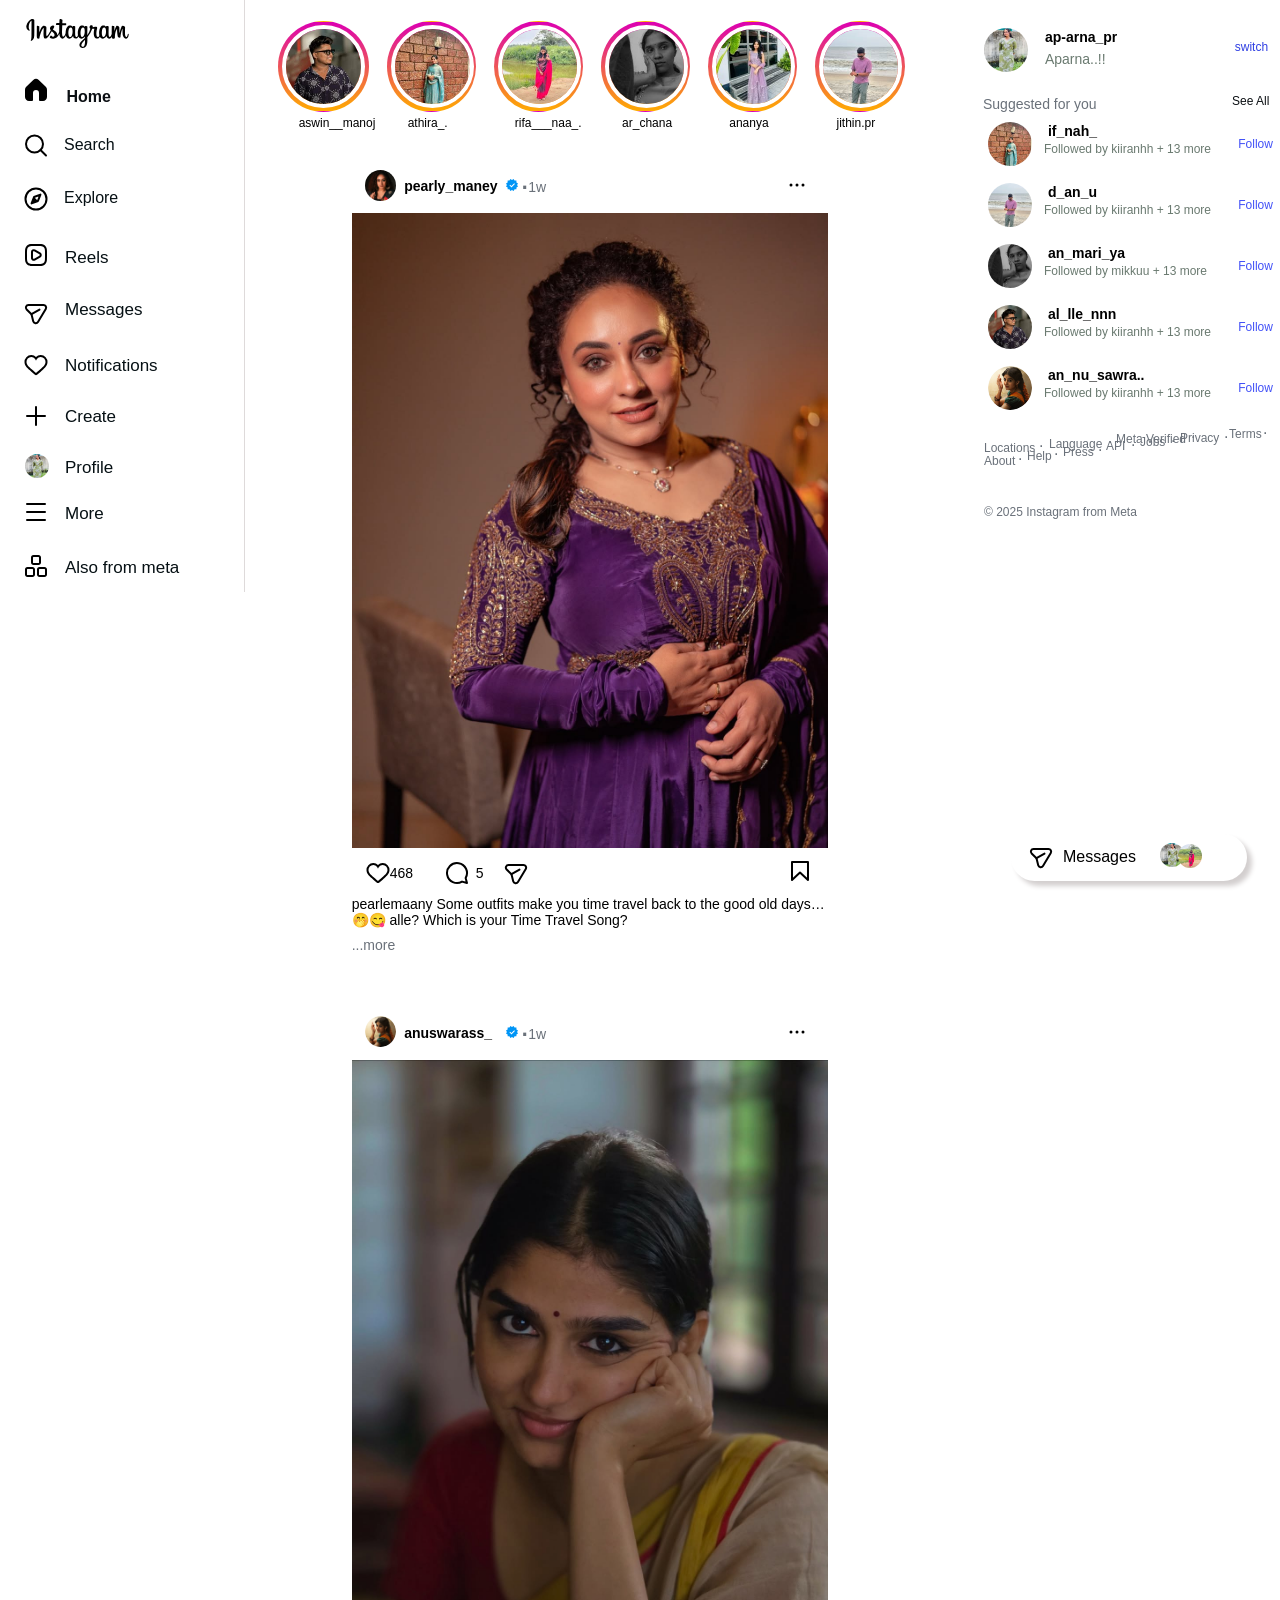
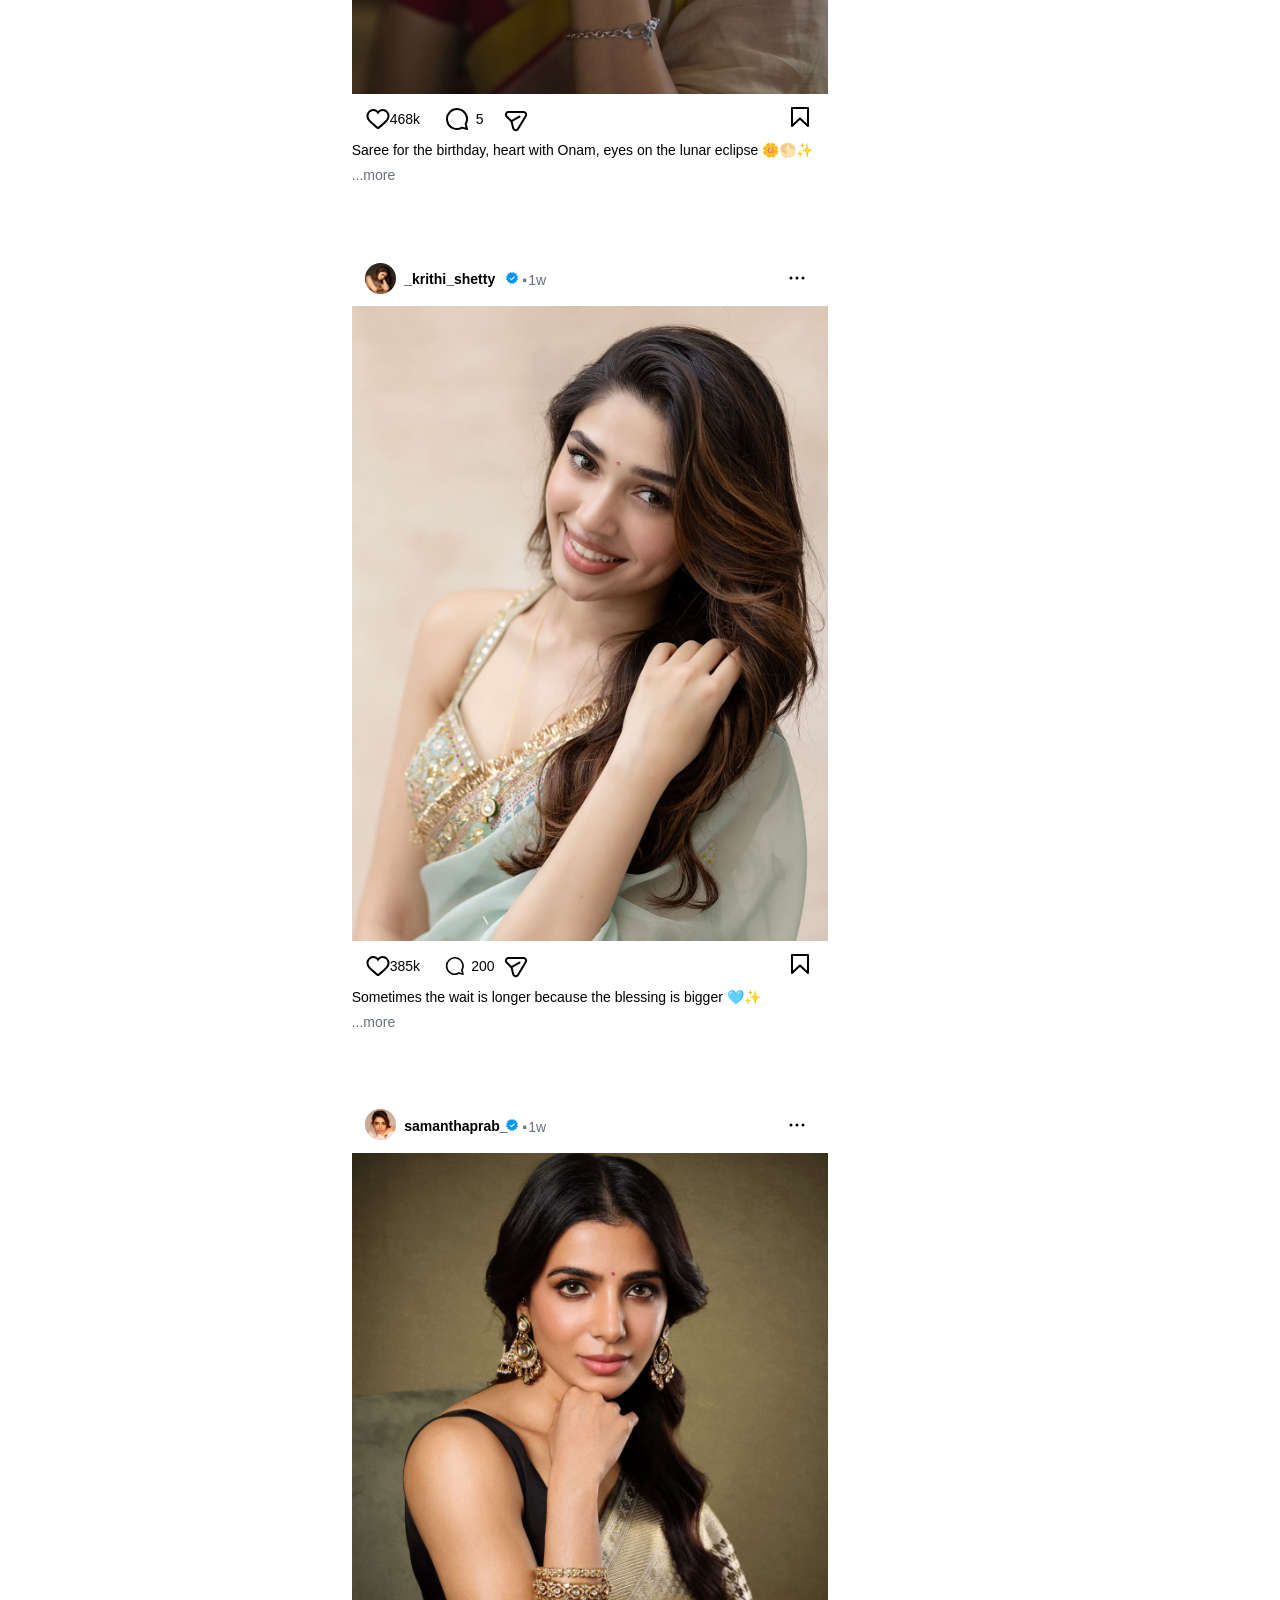
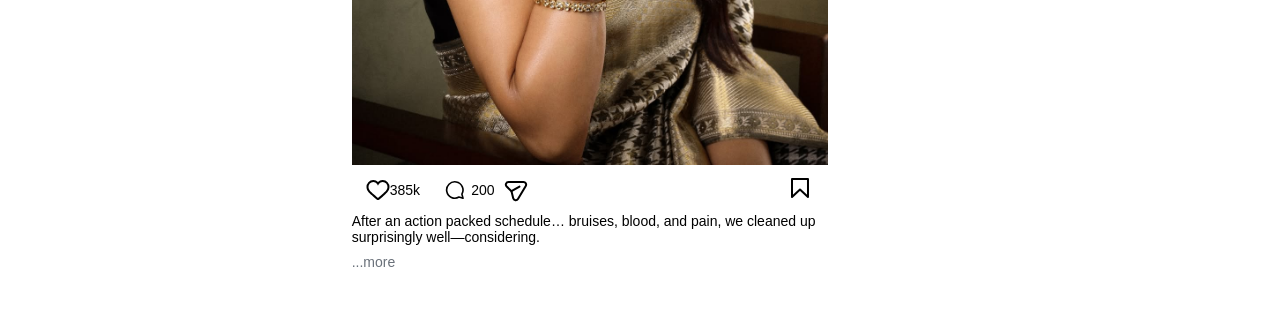
<file: instagram/insta.html>
<!DOCTYPE html>
<html lang="en">

<head>
  <meta charset="UTF-8">
  <meta name="viewport" content="width=device-width, initial-scale=1.0">
  <title>Document</title>
  <link rel="stylesheet" href="insta.css">
</head>
<body>

  <div class="parent">
    <div class="left">
      <div class="insta icons">
        <div class="instabox">
          <svg aria-label="Instagram" class="x1lliihq x1n2onr6 x5n08af" fill="currentColor" height="29" role="img"
            viewBox="32 4 113 32" width="103">
            <title>Instagram</title>
            <path clip-rule="evenodd"
              d="M37.82 4.11c-2.32.97-4.86 3.7-5.66 7.13-1.02 4.34 3.21 6.17 3.56 5.57.4-.7-.76-.94-1-3.2-.3-2.9 1.05-6.16 2.75-7.58.32-.27.3.1.3.78l-.06 14.46c0 3.1-.13 4.07-.36 5.04-.23.98-.6 1.64-.33 1.9.32.28 1.68-.4 2.46-1.5a8.13 8.13 0 0 0 1.33-4.58c.07-2.06.06-5.33.07-7.19 0-1.7.03-6.71-.03-9.72-.02-.74-2.07-1.51-3.03-1.1Zm82.13 14.48a9.42 9.42 0 0 1-.88 3.75c-.85 1.72-2.63 2.25-3.39-.22-.4-1.34-.43-3.59-.13-5.47.3-1.9 1.14-3.35 2.53-3.22 1.38.13 2.02 1.9 1.87 5.16ZM96.8 28.57c-.02 2.67-.44 5.01-1.34 5.7-1.29.96-3 .23-2.65-1.72.31-1.72 1.8-3.48 4-5.64l-.01 1.66Zm-.35-10a10.56 10.56 0 0 1-.88 3.77c-.85 1.72-2.64 2.25-3.39-.22-.5-1.69-.38-3.87-.13-5.25.33-1.78 1.12-3.44 2.53-3.44 1.38 0 2.06 1.5 1.87 5.14Zm-13.41-.02a9.54 9.54 0 0 1-.87 3.8c-.88 1.7-2.63 2.24-3.4-.23-.55-1.77-.36-4.2-.13-5.5.34-1.95 1.2-3.32 2.53-3.2 1.38.14 2.04 1.9 1.87 5.13Zm61.45 1.81c-.33 0-.49.35-.61.93-.44 2.02-.9 2.48-1.5 2.48-.66 0-1.26-1-1.42-3-.12-1.58-.1-4.48.06-7.37.03-.59-.14-1.17-1.73-1.75-.68-.25-1.68-.62-2.17.58a29.65 29.65 0 0 0-2.08 7.14c0 .06-.08.07-.1-.06-.07-.87-.26-2.46-.28-5.79 0-.65-.14-1.2-.86-1.65-.47-.3-1.88-.81-2.4-.2-.43.5-.94 1.87-1.47 3.48l-.74 2.2.01-4.88c0-.5-.34-.67-.45-.7a9.54 9.54 0 0 0-1.8-.37c-.48 0-.6.27-.6.67 0 .05-.08 4.65-.08 7.87v.46c-.27 1.48-1.14 3.49-2.09 3.49s-1.4-.84-1.4-4.68c0-2.24.07-3.21.1-4.83.02-.94.06-1.65.06-1.81-.01-.5-.87-.75-1.27-.85-.4-.09-.76-.13-1.03-.11-.4.02-.67.27-.67.62v.55a3.71 3.71 0 0 0-1.83-1.49c-1.44-.43-2.94-.05-4.07 1.53a9.31 9.31 0 0 0-1.66 4.73c-.16 1.5-.1 3.01.17 4.3-.33 1.44-.96 2.04-1.64 2.04-.99 0-1.7-1.62-1.62-4.4.06-1.84.42-3.13.82-4.99.17-.8.04-1.2-.31-1.6-.32-.37-1-.56-1.99-.33-.7.16-1.7.34-2.6.47 0 0 .05-.21.1-.6.23-2.03-1.98-1.87-2.69-1.22-.42.39-.7.84-.82 1.67-.17 1.3.9 1.91.9 1.91a22.22 22.22 0 0 1-3.4 7.23v-.7c-.01-3.36.03-6 .05-6.95.02-.94.06-1.63.06-1.8 0-.36-.22-.5-.66-.67-.4-.16-.86-.26-1.34-.3-.6-.05-.97.27-.96.65v.52a3.7 3.7 0 0 0-1.84-1.49c-1.44-.43-2.94-.05-4.07 1.53a10.1 10.1 0 0 0-1.66 4.72c-.15 1.57-.13 2.9.09 4.04-.23 1.13-.89 2.3-1.63 2.3-.95 0-1.5-.83-1.5-4.67 0-2.24.07-3.21.1-4.83.02-.94.06-1.65.06-1.81 0-.5-.87-.75-1.27-.85-.42-.1-.79-.13-1.06-.1-.37.02-.63.35-.63.6v.56a3.7 3.7 0 0 0-1.84-1.49c-1.44-.43-2.93-.04-4.07 1.53-.75 1.03-1.35 2.17-1.66 4.7a15.8 15.8 0 0 0-.12 2.04c-.3 1.81-1.61 3.9-2.68 3.9-.63 0-1.23-1.21-1.23-3.8 0-3.45.22-8.36.25-8.83l1.62-.03c.68 0 1.29.01 2.19-.04.45-.02.88-1.64.42-1.84-.21-.09-1.7-.17-2.3-.18-.5-.01-1.88-.11-1.88-.11s.13-3.26.16-3.6c.02-.3-.35-.44-.57-.53a7.77 7.77 0 0 0-1.53-.44c-.76-.15-1.1 0-1.17.64-.1.97-.15 3.82-.15 3.82-.56 0-2.47-.11-3.02-.11-.52 0-1.08 2.22-.36 2.25l3.2.09-.03 6.53v.47c-.53 2.73-2.37 4.2-2.37 4.2.4-1.8-.42-3.15-1.87-4.3-.54-.42-1.6-1.22-2.79-2.1 0 0 .69-.68 1.3-2.04.43-.96.45-2.06-.61-2.3-1.75-.41-3.2.87-3.63 2.25a2.61 2.61 0 0 0 .5 2.66l.15.19c-.4.76-.94 1.78-1.4 2.58-1.27 2.2-2.24 3.95-2.97 3.95-.58 0-.57-1.77-.57-3.43 0-1.43.1-3.58.19-5.8.03-.74-.34-1.16-.96-1.54a4.33 4.33 0 0 0-1.64-.69c-.7 0-2.7.1-4.6 5.57-.23.69-.7 1.94-.7 1.94l.04-6.57c0-.16-.08-.3-.27-.4a4.68 4.68 0 0 0-1.93-.54c-.36 0-.54.17-.54.5l-.07 10.3c0 .78.02 1.69.1 2.09.08.4.2.72.36.91.15.2.33.34.62.4.28.06 1.78.25 1.86-.32.1-.69.1-1.43.89-4.2 1.22-4.31 2.82-6.42 3.58-7.16.13-.14.28-.14.27.07l-.22 5.32c-.2 5.37.78 6.36 2.17 6.36 1.07 0 2.58-1.06 4.2-3.74l2.7-4.5 1.58 1.46c1.28 1.2 1.7 2.36 1.42 3.45-.21.83-1.02 1.7-2.44.86-.42-.25-.6-.44-1.01-.71-.23-.15-.57-.2-.78-.04-.53.4-.84.92-1.01 1.55-.17.61.45.94 1.09 1.22.55.25 1.74.47 2.5.5 2.94.1 5.3-1.42 6.94-5.34.3 3.38 1.55 5.3 3.72 5.3 1.45 0 2.91-1.88 3.55-3.72.18.75.45 1.4.8 1.96 1.68 2.65 4.93 2.07 6.56-.18.5-.69.58-.94.58-.94a3.07 3.07 0 0 0 2.94 2.87c1.1 0 2.23-.52 3.03-2.31.09.2.2.38.3.56 1.68 2.65 4.93 2.07 6.56-.18l.2-.28.05 1.4-1.5 1.37c-2.52 2.3-4.44 4.05-4.58 6.09-.18 2.6 1.93 3.56 3.53 3.69a4.5 4.5 0 0 0 4.04-2.11c.78-1.15 1.3-3.63 1.26-6.08l-.06-3.56a28.55 28.55 0 0 0 5.42-9.44s.93.01 1.92-.05c.32-.02.41.04.35.27-.07.28-1.25 4.84-.17 7.88.74 2.08 2.4 2.75 3.4 2.75 1.15 0 2.26-.87 2.85-2.17l.23.42c1.68 2.65 4.92 2.07 6.56-.18.37-.5.58-.94.58-.94.36 2.2 2.07 2.88 3.05 2.88 1.02 0 2-.42 2.78-2.28.03.82.08 1.49.16 1.7.05.13.34.3.56.37.93.34 1.88.18 2.24.11.24-.05.43-.25.46-.75.07-1.33.03-3.56.43-5.21.67-2.79 1.3-3.87 1.6-4.4.17-.3.36-.35.37-.03.01.64.04 2.52.3 5.05.2 1.86.46 2.96.65 3.3.57 1 1.27 1.05 1.83 1.05.36 0 1.12-.1 1.05-.73-.03-.31.02-2.22.7-4.96.43-1.79 1.15-3.4 1.41-4 .1-.21.15-.04.15 0-.06 1.22-.18 5.25.32 7.46.68 2.98 2.65 3.32 3.34 3.32 1.47 0 2.67-1.12 3.07-4.05.1-.7-.05-1.25-.48-1.25Z"
              fill="currentColor" fill-rule="evenodd"></path>
          </svg>
        </div>
      </div>
      <div class="home icons">
        <svg aria-label="Home" class="x1lliihq x1n2onr6 x5n08af" fill="currentColor" height="24" role="img"
          viewBox="0 0 24 24" width="24">
          <title>Home</title>
          <path
            d="m21.762 8.786-7-6.68a3.994 3.994 0 0 0-5.524 0l-7 6.681A4.017 4.017 0 0 0 1 11.68V19c0 2.206 1.794 4 4 4h3.005a1 1 0 0 0 1-1v-7.003a2.997 2.997 0 0 1 5.994 0V22a1 1 0 0 0 1 1H19c2.206 0 4-1.794 4-4v-7.32a4.02 4.02 0 0 0-1.238-2.894Z">
          </path>
        </svg>
        <!-- <p class="home-p">Home</p> -->
        <b class="home-p">Home</b>
      </div>
      <div class="Search icons">
        <svg aria-label="Search" class="x1lliihq x1n2onr6 x5n08af" fill="currentColor" height="24" role="img"
          viewBox="0 0 24 24" width="24">
          <title>Search</title>
          <path d="M19 10.5A8.5 8.5 0 1 1 10.5 2a8.5 8.5 0 0 1 8.5 8.5Z" fill="none" stroke="currentColor"
            stroke-linecap="round" stroke-linejoin="round" stroke-width="2"></path>
          <line fill="none" stroke="currentColor" stroke-linecap="round" stroke-linejoin="round" stroke-width="2"
            x1="16.511" x2="22" y1="16.511" y2="22"></line>
        </svg>
        <p class="Search-p">Search</p>
      </div>
      <div class="explore icons">
        <svg aria-label="Explore" class="x1lliihq x1n2onr6 x5n08af" fill="currentColor" height="24" role="img"
          viewBox="0 0 24 24" width="24">
          <title>Explore</title>
          <polygon fill="none" points="13.941 13.953 7.581 16.424 10.06 10.056 16.42 7.585 13.941 13.953"
            stroke="currentColor" stroke-linecap="round" stroke-linejoin="round" stroke-width="2"></polygon>
          <polygon fill-rule="evenodd" points="10.06 10.056 13.949 13.945 7.581 16.424 10.06 10.056"></polygon>
          <circle cx="12.001" cy="12.005" fill="none" r="10.5" stroke="currentColor" stroke-linecap="round"
            stroke-linejoin="round" stroke-width="2"></circle>
        </svg>
        <p class="explore-p">Explore</p>
      </div>
      <div class="reels icons">
        <svg aria-label="Reels" class="x1lliihq x1n2onr6 x5n08af" fill="currentColor" height="24" role="img"
          viewBox="0 0 24 24" width="24">
          <title>Reels</title>
          <path
            d="M22.935 7.468c-.063-1.36-.307-2.142-.512-2.67a5.341 5.341 0 0 0-1.27-1.95 5.345 5.345 0 0 0-1.95-1.27c-.53-.206-1.311-.45-2.672-.513C15.333 1.012 14.976 1 12 1s-3.333.012-4.532.065c-1.36.063-2.142.307-2.67.512-.77.298-1.371.69-1.95 1.27a5.36 5.36 0 0 0-1.27 1.95c-.206.53-.45 1.311-.513 2.672C1.012 8.667 1 9.024 1 12s.012 3.333.065 4.532c.063 1.36.307 2.142.512 2.67.297.77.69 1.372 1.27 1.95.58.581 1.181.974 1.95 1.27.53.206 1.311.45 2.672.513C8.667 22.988 9.024 23 12 23s3.333-.012 4.532-.065c1.36-.063 2.142-.307 2.67-.512a5.33 5.33 0 0 0 1.95-1.27 5.356 5.356 0 0 0 1.27-1.95c.206-.53.45-1.311.513-2.672.053-1.198.065-1.555.065-4.531s-.012-3.333-.065-4.532Zm-1.998 8.972c-.05 1.07-.228 1.652-.38 2.04-.197.51-.434.874-.82 1.258a3.362 3.362 0 0 1-1.258.82c-.387.151-.97.33-2.038.379-1.162.052-1.51.063-4.441.063s-3.28-.01-4.44-.063c-1.07-.05-1.652-.228-2.04-.38a3.354 3.354 0 0 1-1.258-.82 3.362 3.362 0 0 1-.82-1.258c-.151-.387-.33-.97-.379-2.038C3.011 15.28 3 14.931 3 12s.01-3.28.063-4.44c.05-1.07.228-1.652.38-2.04.197-.51.434-.875.82-1.26a3.372 3.372 0 0 1 1.258-.819c.387-.15.97-.329 2.038-.378C8.72 3.011 9.069 3 12 3s3.28.01 4.44.063c1.07.05 1.652.228 2.04.38.51.197.874.433 1.258.82.385.382.622.747.82 1.258.151.387.33.97.379 2.038C20.989 8.72 21 9.069 21 12s-.01 3.28-.063 4.44Zm-4.584-6.828-5.25-3a2.725 2.725 0 0 0-2.745.01A2.722 2.722 0 0 0 6.988 9v6c0 .992.512 1.88 1.37 2.379.432.25.906.376 1.38.376.468 0 .937-.123 1.365-.367l5.25-3c.868-.496 1.385-1.389 1.385-2.388s-.517-1.892-1.385-2.388Zm-.993 3.04-5.25 3a.74.74 0 0 1-.748-.003.74.74 0 0 1-.374-.649V9a.74.74 0 0 1 .374-.65.737.737 0 0 1 .748-.002l5.25 3c.341.196.378.521.378.652s-.037.456-.378.651Z">
          </path>
        </svg>
        <p class="reel">Reels</p>
      </div>
      <div class="messages icons">
        <svg aria-label="Messages" class="x1lliihq x1n2onr6 x5n08af" fill="currentColor" height="24" role="img"
          viewBox="0 0 24 24" width="24">
          <title>Messages</title>
          <path
            d="M13.973 20.046 21.77 6.928C22.8 5.195 21.55 3 19.535 3H4.466C2.138 3 .984 5.825 2.646 7.456l4.842 4.752 1.723 7.121c.548 2.266 3.571 2.721 4.762.717Z"
            fill="none" stroke="currentColor" stroke-linejoin="round" stroke-width="2"></path>
          <line fill="none" stroke="currentColor" stroke-linecap="round" stroke-linejoin="round" stroke-width="2"
            x1="7.488" x2="15.515" y1="12.208" y2="7.641"></line>
        </svg>
        <p class="message">Messages</p>
      </div>
      <div class="noti icons">
        <svg aria-label="Notifications" class="x1lliihq x1n2onr6 x5n08af" fill="currentColor" height="24" role="img"
          viewBox="0 0 24 24" width="24">
          <title>Notifications</title>
          <path
            d="M16.792 3.904A4.989 4.989 0 0 1 21.5 9.122c0 3.072-2.652 4.959-5.197 7.222-2.512 2.243-3.865 3.469-4.303 3.752-.477-.309-2.143-1.823-4.303-3.752C5.141 14.072 2.5 12.167 2.5 9.122a4.989 4.989 0 0 1 4.708-5.218 4.21 4.21 0 0 1 3.675 1.941c.84 1.175.98 1.763 1.12 1.763s.278-.588 1.11-1.766a4.17 4.17 0 0 1 3.679-1.938m0-2a6.04 6.04 0 0 0-4.797 2.127 6.052 6.052 0 0 0-4.787-2.127A6.985 6.985 0 0 0 .5 9.122c0 3.61 2.55 5.827 5.015 7.97.283.246.569.494.853.747l1.027.918a44.998 44.998 0 0 0 3.518 3.018 2 2 0 0 0 2.174 0 45.263 45.263 0 0 0 3.626-3.115l.922-.824c.293-.26.59-.519.885-.774 2.334-2.025 4.98-4.32 4.98-7.94a6.985 6.985 0 0 0-6.708-7.218Z">
          </path>
        </svg>
        <p class="notifi">Notifications</p>

      </div>
      <div class="create icons">
        <svg aria-label="New post" class="x1lliihq x1n2onr6 x5n08af" fill="currentColor" height="24" role="img"
          viewBox="0 0 24 24" width="24">
          <title>New post</title>
          <path d="M21 11h-8V3a1 1 0 1 0-2 0v8H3a1 1 0 1 0 0 2h8v8a1 1 0 1 0 2 0v-8h8a1 1 0 1 0 0-2Z"></path>
        </svg>
        <p class="cre">Create</p>
      </div>

      <div class="profile icons">
        <div class="photodiv"><img src="aparnass.dp.png" alt=""></div>
        <p class="prf">Profile</p>
      </div>
      <div class="more icons">
        <svg aria-label="Settings" class="x1lliihq x1n2onr6 x5n08af" fill="currentColor" height="24" role="img"
          viewBox="0 0 24 24" width="24">
          <title>Settings</title>
          <line fill="none" stroke="currentColor" stroke-linecap="round" stroke-linejoin="round" stroke-width="2" x1="3"
            x2="21" y1="4" y2="4"></line>
          <line fill="none" stroke="currentColor" stroke-linecap="round" stroke-linejoin="round" stroke-width="2" x1="3"
            x2="21" y1="12" y2="12"></line>
          <line fill="none" stroke="currentColor" stroke-linecap="round" stroke-linejoin="round" stroke-width="2" x1="3"
            x2="21" y1="20" y2="20"></line>
        </svg>
        <p class="mores">More</p>
      </div>
      <div class="meta icons">
        <svg aria-label="Also from Meta" class="x1lliihq x1n2onr6 x5n08af" fill="currentColor" height="24" role="img"
          viewBox="0 0 24 24" width="24">
          <title>Also from Meta</title>
          <path
            d="M9.5 11h5c1.379 0 2.5-1.122 2.5-2.5v-5C17 2.122 15.879 1 14.5 1h-5A2.503 2.503 0 0 0 7 3.5v5C7 9.878 8.12 11 9.5 11ZM9 3.5a.5.5 0 0 1 .5-.5h5a.5.5 0 0 1 .5.5v5a.5.5 0 0 1-.5.5h-5a.5.5 0 0 1-.5-.5v-5ZM8.499 13h-5a2.503 2.503 0 0 0-2.5 2.5v5c0 1.378 1.12 2.5 2.5 2.5h5c1.379 0 2.5-1.122 2.5-2.5v-5c0-1.378-1.121-2.5-2.5-2.5Zm.5 7.5a.5.5 0 0 1-.5.5h-5a.5.5 0 0 1-.5-.5v-5a.5.5 0 0 1 .5-.5h5a.5.5 0 0 1 .5.5v5Zm11.5-7.5h-5a2.503 2.503 0 0 0-2.5 2.5v5c0 1.378 1.12 2.5 2.5 2.5h5c1.379 0 2.5-1.122 2.5-2.5v-5c0-1.378-1.121-2.5-2.5-2.5Zm.5 7.5a.5.5 0 0 1-.5.5h-5a.5.5 0 0 1-.5-.5v-5a.5.5 0 0 1 .5-.5h5a.5.5 0 0 1 .5.5v5Z">
          </path>
        </svg>
        <p class="metas">Also from meta</p>
      </div>
    </div>




    <div class="pic">
      <svg aria-label="Instagram" class="x1lliihq x1n2onr6 x5n08af" fill="currentColor" height="24" role="img"
        viewBox="0 0 24 24" width="24">
        <title>Instagram</title>
        <path
          d="M12 2.982c2.937 0 3.285.011 4.445.064a6.087 6.087 0 0 1 2.042.379 3.408 3.408 0 0 1 1.265.823 3.408 3.408 0 0 1 .823 1.265 6.087 6.087 0 0 1 .379 2.042c.053 1.16.064 1.508.064 4.445s-.011 3.285-.064 4.445a6.087 6.087 0 0 1-.379 2.042 3.643 3.643 0 0 1-2.088 2.088 6.087 6.087 0 0 1-2.042.379c-1.16.053-1.508.064-4.445.064s-3.285-.011-4.445-.064a6.087 6.087 0 0 1-2.043-.379 3.408 3.408 0 0 1-1.264-.823 3.408 3.408 0 0 1-.823-1.265 6.087 6.087 0 0 1-.379-2.042c-.053-1.16-.064-1.508-.064-4.445s.011-3.285.064-4.445a6.087 6.087 0 0 1 .379-2.042 3.408 3.408 0 0 1 .823-1.265 3.408 3.408 0 0 1 1.265-.823 6.087 6.087 0 0 1 2.042-.379c1.16-.053 1.508-.064 4.445-.064M12 1c-2.987 0-3.362.013-4.535.066a8.074 8.074 0 0 0-2.67.511 5.392 5.392 0 0 0-1.949 1.27 5.392 5.392 0 0 0-1.269 1.948 8.074 8.074 0 0 0-.51 2.67C1.012 8.638 1 9.013 1 12s.013 3.362.066 4.535a8.074 8.074 0 0 0 .511 2.67 5.392 5.392 0 0 0 1.27 1.949 5.392 5.392 0 0 0 1.948 1.269 8.074 8.074 0 0 0 2.67.51C8.638 22.988 9.013 23 12 23s3.362-.013 4.535-.066a8.074 8.074 0 0 0 2.67-.511 5.625 5.625 0 0 0 3.218-3.218 8.074 8.074 0 0 0 .51-2.67C22.988 15.362 23 14.987 23 12s-.013-3.362-.066-4.535a8.074 8.074 0 0 0-.511-2.67 5.392 5.392 0 0 0-1.27-1.949 5.392 5.392 0 0 0-1.948-1.269 8.074 8.074 0 0 0-2.67-.51C15.362 1.012 14.987 1 12 1Zm0 5.351A5.649 5.649 0 1 0 17.649 12 5.649 5.649 0 0 0 12 6.351Zm0 9.316A3.667 3.667 0 1 1 15.667 12 3.667 3.667 0 0 1 12 15.667Zm5.872-10.859a1.32 1.32 0 1 0 1.32 1.32 1.32 1.32 0 0 0-1.32-1.32Z">
        </path>
      </svg>
    </div>





    <div class="centre">
      <div class="storyparent_div">
        <div class="story_div">
          <div class="story">
            <img src="aswindp.png" alt="">
            <p>aswin__manoj</p>
          </div>

          <div class="story">
            <img src="athiradp.png" alt="">
            <p>athira_.</p>
          </div>

          <div class="story">
            <img src="rifanadp.png" alt="">
            <p>rifa___naa_.</p>
          </div>

          <div class="story">
            <img src="archanadp.png" alt="">
            <p>ar_chana</p>
          </div>

          <div class="story">
            <img src="ananyadp.png" alt="">
            <p>ananya</p>
          </div>

          <div class="story">
            <img src="jithimdp.png" alt="">
            <p>jithin.pr</p>
          </div>
        </div>

        <!-- <div class="null_divs"></div> -->

        <div class="post_grandparent_div">
          <div class="post_parentdiv">
            <div class="ph_div">
              <div class="posthead_div">
                <div class="profile_div">
                  <img src="peralymanidp.png" alt="">
                </div>
                <div class="name_div">
                  <div class="un">
                    <b>pearly_maney</b>
                  </div>
                  <div class="bluetick">
                    <svg aria-label="Verified" class="x1lliihq x1n2onr6" fill="rgb(0, 149, 246)" height="12" role="img"
                      viewBox="0 0 40 40" width="12">
                      <title>Verified</title>
                      <path
                        d="M19.998 3.094 14.638 0l-2.972 5.15H5.432v6.354L0 14.64 3.094 20 0 25.359l5.432 3.137v5.905h5.975L14.638 40l5.36-3.094L25.358 40l3.232-5.6h6.162v-6.01L40 25.359 36.905 20 40 14.641l-5.248-3.03v-6.46h-6.419L25.358 0l-5.36 3.094Zm7.415 11.225 2.254 2.287-11.43 11.5-6.835-6.93 2.244-2.258 4.587 4.581 9.18-9.18Z"
                        fill-rule="evenodd"></path>
                    </svg>
                  </div>
                  <div class="point">
                    <p>.</p>
                  </div>
                  <div class="hr">
                    <p>1w</p>
                  </div>
                </div>
                <div class="threedot_div">
                  <svg aria-label="More options" class="x1lliihq x1n2onr6 x5n08af" fill="currentColor" height="24"
                    role="img" viewBox="0 0 24 24" width="24">
                    <title>More options</title>
                    <circle cx="12" cy="12" r="1.5"></circle>
                    <circle cx="6" cy="12" r="1.5"></circle>
                    <circle cx="18" cy="12" r="1.5"></circle>
                  </svg>
                </div>
              </div>
            </div>
            <div class="post_div">
              <img src="perluy.many.png.jpg" alt="">
            </div>
            <div class="post_react">
              <div class="post_react_left">
                <div class="like">
                  <svg class="like" aria-label="Like" class="x1lliihq x1n2onr6 xyb1xck" fill="currentColor" height="24"
                    role="img" viewBox="0 0 24 24" width="24">
                    <title>Like</title>
                    <path
                      d="M16.792 3.904A4.989 4.989 0 0 1 21.5 9.122c0 3.072-2.652 4.959-5.197 7.222-2.512 2.243-3.865 3.469-4.303 3.752-.477-.309-2.143-1.823-4.303-3.752C5.141 14.072 2.5 12.167 2.5 9.122a4.989 4.989 0 0 1 4.708-5.218 4.21 4.21 0 0 1 3.675 1.941c.84 1.175.98 1.763 1.12 1.763s.278-.588 1.11-1.766a4.17 4.17 0 0 1 3.679-1.938m0-2a6.04 6.04 0 0 0-4.797 2.127 6.052 6.052 0 0 0-4.787-2.127A6.985 6.985 0 0 0 .5 9.122c0 3.61 2.55 5.827 5.015 7.97.283.246.569.494.853.747l1.027.918a44.998 44.998 0 0 0 3.518 3.018 2 2 0 0 0 2.174 0 45.263 45.263 0 0 0 3.626-3.115l.922-.824c.293-.26.59-.519.885-.774 2.334-2.025 4.98-4.32 4.98-7.94a6.985 6.985 0 0 0-6.708-7.218Z">
                    </path>
                  </svg>
                  <p>468</p>
                </div>
                <div class="comment">
                  <svg class="cmt" aria-label="Comment" class="x1lliihq x1n2onr6 x5n08af" fill="currentColor"
                    height="24" role="img" viewBox="0 0 24 24" width="24">
                    <title>Comment</title>
                    <path d="M20.656 17.008a9.993 9.993 0 1 0-3.59 3.615L22 22Z" fill="none" stroke="currentColor"
                      stroke-linejoin="round" stroke-width="2"></path>
                  </svg>
                  <p>5</p>
                </div>
                <div class="share">
                  <svg class="message_d" aria-label="Messages" class="x1lliihq x1n2onr6 x5n08af" fill="currentColor"
                    height="24" role="img" viewBox="0 0 24 24" width="24">
                    <title>Messages</title>
                    <path
                      d="M13.973 20.046 21.77 6.928C22.8 5.195 21.55 3 19.535 3H4.466C2.138 3 .984 5.825 2.646 7.456l4.842 4.752 1.723 7.121c.548 2.266 3.571 2.721 4.762.717Z"
                      fill="none" stroke="currentColor" stroke-linejoin="round" stroke-width="2"></path>
                    <line fill="none" stroke="currentColor" stroke-linecap="round" stroke-linejoin="round"
                      stroke-width="2" x1="7.488" x2="15.515" y1="12.208" y2="7.641"></line>
                  </svg>

                </div>
              </div>
              <div class="post_react_right">
                <div class="save">
                  <svg aria-label="Save" class="x1lliihq x1n2onr6 xyb1xck" fill="currentColor" height="24" role="img"
                    viewBox="0 0 24 24" width="24">
                    <title>Save</title>
                    <polygon fill="none" points="20 21 12 13.44 4 21 4 3 20 3 20 21" stroke="currentColor"
                      stroke-linecap="round" stroke-linejoin="round" stroke-width="2"></polygon>
                  </svg>
                </div>
              </div>
            </div>
            <div class="postanother_div">
              <p>pearlemaany Some outfits make you time travel back to the good old days… 🤭😋 alle? Which is your Time
                Travel Song?</p>
              <p class="moreleft">...more</p>
            </div>

            <div class="null_divs"></div>

          </div>
          <div class="post_parentdiv">
            <div class="ph_div">
              <div class="posthead_div">
                <div class="profile_div">
                  <img src="anusawaradp.png" alt="">
                </div>
                <div class="name_div">
                  <div class="un">
                    <b>anuswarass_</b>
                  </div>
                  <div class="bluetick">
                    <svg aria-label="Verified" class="x1lliihq x1n2onr6" fill="rgb(0, 149, 246)" height="12" role="img"
                      viewBox="0 0 40 40" width="12">
                      <title>Verified</title>
                      <path
                        d="M19.998 3.094 14.638 0l-2.972 5.15H5.432v6.354L0 14.64 3.094 20 0 25.359l5.432 3.137v5.905h5.975L14.638 40l5.36-3.094L25.358 40l3.232-5.6h6.162v-6.01L40 25.359 36.905 20 40 14.641l-5.248-3.03v-6.46h-6.419L25.358 0l-5.36 3.094Zm7.415 11.225 2.254 2.287-11.43 11.5-6.835-6.93 2.244-2.258 4.587 4.581 9.18-9.18Z"
                        fill-rule="evenodd"></path>
                    </svg>
                  </div>
                  <div class="point">
                    <p>.</p>
                  </div>
                  <div class="hr">
                    <p>1w</p>
                  </div>
                </div>
                <div class="threedot_div">
                  <svg aria-label="More options" class="x1lliihq x1n2onr6 x5n08af" fill="currentColor" height="24"
                    role="img" viewBox="0 0 24 24" width="24">
                    <title>More options</title>
                    <circle cx="12" cy="12" r="1.5"></circle>
                    <circle cx="6" cy="12" r="1.5"></circle>
                    <circle cx="18" cy="12" r="1.5"></circle>
                  </svg>
                </div>
              </div>
            </div>
            <div class="post_div">
              <img src="anuswaraphoto.png.jpg" alt="">
            </div>
            <div class="post_react">
              <div class="post_react_left">
                <div class="like">
                  <svg class="like" aria-label="Like" class="x1lliihq x1n2onr6 xyb1xck" fill="currentColor" height="24"
                    role="img" viewBox="0 0 24 24" width="24">
                    <title>Like</title>
                    <path
                      d="M16.792 3.904A4.989 4.989 0 0 1 21.5 9.122c0 3.072-2.652 4.959-5.197 7.222-2.512 2.243-3.865 3.469-4.303 3.752-.477-.309-2.143-1.823-4.303-3.752C5.141 14.072 2.5 12.167 2.5 9.122a4.989 4.989 0 0 1 4.708-5.218 4.21 4.21 0 0 1 3.675 1.941c.84 1.175.98 1.763 1.12 1.763s.278-.588 1.11-1.766a4.17 4.17 0 0 1 3.679-1.938m0-2a6.04 6.04 0 0 0-4.797 2.127 6.052 6.052 0 0 0-4.787-2.127A6.985 6.985 0 0 0 .5 9.122c0 3.61 2.55 5.827 5.015 7.97.283.246.569.494.853.747l1.027.918a44.998 44.998 0 0 0 3.518 3.018 2 2 0 0 0 2.174 0 45.263 45.263 0 0 0 3.626-3.115l.922-.824c.293-.26.59-.519.885-.774 2.334-2.025 4.98-4.32 4.98-7.94a6.985 6.985 0 0 0-6.708-7.218Z">
                    </path>
                  </svg>
                  <p>468k</p>
                </div>
                <!-- <div class="comment">
                  <svg class="cmt" aria-label="Comment" class="x1lliihq x1n2onr6 x5n08af" fill="currentColor"height="24" role="img" viewBox="0 0 24 24" width="24"><title>Comment</title> <path d="M20.656 17.008a9.993 9.993 0 1 0-3.59 3.615L22 22Z" fill="none" stroke="currentColor stroke-linejoin="round" stroke-width="2"></path></svg>
                  <p>900</p>
                </div> -->
                <div class="comment">
                  <svg class="cmt" aria-label="Comment" class="x1lliihq x1n2onr6 x5n08af" fill="currentColor"
                    height="24" role="img" viewBox="0 0 24 24" width="24">
                    <title>Comment</title>
                    <path d="M20.656 17.008a9.993 9.993 0 1 0-3.59 3.615L22 22Z" fill="none" stroke="currentColor"
                      stroke-linejoin="round" stroke-width="2"></path>
                  </svg>
                  <p>5</p>
                </div>
                <div class="share">
                  <svg class="message_d" aria-label="Messages" class="x1lliihq x1n2onr6 x5n08af" fill="currentColor"
                    height="24" role="img" viewBox="0 0 24 24" width="24">
                    <title>Messages</title>
                    <path
                      d="M13.973 20.046 21.77 6.928C22.8 5.195 21.55 3 19.535 3H4.466C2.138 3 .984 5.825 2.646 7.456l4.842 4.752 1.723 7.121c.548 2.266 3.571 2.721 4.762.717Z"
                      fill="none" stroke="currentColor" stroke-linejoin="round" stroke-width="2"></path>
                    <line fill="none" stroke="currentColor" stroke-linecap="round" stroke-linejoin="round"
                      stroke-width="2" x1="7.488" x2="15.515" y1="12.208" y2="7.641"></line>
                  </svg>
                </div>
              </div>

              <div class="post_react_right">
                <div class="save">
                  <svg aria-label="Save" class="x1lliihq x1n2onr6 xyb1xck" fill="currentColor" height="24" role="img"
                    viewBox="0 0 24 24" width="24">
                    <title>Save</title>
                    <polygon fill="none" points="20 21 12 13.44 4 21 4 3 20 3 20 21" stroke="currentColor"
                      stroke-linecap="round" stroke-linejoin="round" stroke-width="2"></polygon>
                  </svg>
                </div>
              </div>
            </div>
            <div class="postanother_div">
              <p>Saree for the birthday, heart with Onam, eyes on the lunar eclipse 🌼🌕✨</p>
              <p class="moreleft">...more</p>
            </div>

            <div class="null_divs"></div>

          </div>



          <div class="post_parentdiv">
            <div class="ph_div">
              <div class="posthead_div">
                <div class="profile_div">
                  <img src="krithidp.png" alt="">
                </div>
                <div class="name_div">
                  <div class="un">
                    <b>_krithi_shetty</b>
                  </div>
                  <div class="bluetick">
                    <svg aria-label="Verified" class="x1lliihq x1n2onr6" fill="rgb(0, 149, 246)" height="12" role="img"
                      viewBox="0 0 40 40" width="12">
                      <title>Verified</title>
                      <path
                        d="M19.998 3.094 14.638 0l-2.972 5.15H5.432v6.354L0 14.64 3.094 20 0 25.359l5.432 3.137v5.905h5.975L14.638 40l5.36-3.094L25.358 40l3.232-5.6h6.162v-6.01L40 25.359 36.905 20 40 14.641l-5.248-3.03v-6.46h-6.419L25.358 0l-5.36 3.094Zm7.415 11.225 2.254 2.287-11.43 11.5-6.835-6.93 2.244-2.258 4.587 4.581 9.18-9.18Z"
                        fill-rule="evenodd"></path>
                    </svg>
                  </div>
                  <div class="point">
                    <p>.</p>
                  </div>
                  <div class="hr">
                    <p>1w</p>
                  </div>
                </div>
                <div class="threedot_div">
                  <svg aria-label="More options" class="x1lliihq x1n2onr6 x5n08af" fill="currentColor" height="24"
                    role="img" viewBox="0 0 24 24" width="24">
                    <title>More options</title>
                    <circle cx="12" cy="12" r="1.5"></circle>
                    <circle cx="6" cy="12" r="1.5"></circle>
                    <circle cx="18" cy="12" r="1.5"></circle>
                  </svg>
                </div>
              </div>
            </div>
            <div class="post_div">
              <img src="krithiphoto.png" alt="">
            </div>
            <div class="post_react">
              <div class="post_react_left">
                <div class="like">
                  <svg class="like" aria-label="Like" class="x1lliihq x1n2onr6 xyb1xck" fill="currentColor" height="24"
                    role="img" viewBox="0 0 24 24" width="24">
                    <title>Like</title>
                    <path
                      d="M16.792 3.904A4.989 4.989 0 0 1 21.5 9.122c0 3.072-2.652 4.959-5.197 7.222-2.512 2.243-3.865 3.469-4.303 3.752-.477-.309-2.143-1.823-4.303-3.752C5.141 14.072 2.5 12.167 2.5 9.122a4.989 4.989 0 0 1 4.708-5.218 4.21 4.21 0 0 1 3.675 1.941c.84 1.175.98 1.763 1.12 1.763s.278-.588 1.11-1.766a4.17 4.17 0 0 1 3.679-1.938m0-2a6.04 6.04 0 0 0-4.797 2.127 6.052 6.052 0 0 0-4.787-2.127A6.985 6.985 0 0 0 .5 9.122c0 3.61 2.55 5.827 5.015 7.97.283.246.569.494.853.747l1.027.918a44.998 44.998 0 0 0 3.518 3.018 2 2 0 0 0 2.174 0 45.263 45.263 0 0 0 3.626-3.115l.922-.824c.293-.26.59-.519.885-.774 2.334-2.025 4.98-4.32 4.98-7.94a6.985 6.985 0 0 0-6.708-7.218Z">
                    </path>
                  </svg>
                  <p>385k</p>
                </div>
                <div class="comment">
                  <svg class="cmt" aria-label="Comment" class="x1lliihq x1n2onr6 x5n08af" fill="currentColor"
                    height="24" role="img" viewBox="0 0 24 24" width="24">
                    <title>Comment</title>
                    <path d="M20.656 17.008a9.993 9.993 0 1 0-3.59 3.615L22 22Z" fill="none" stroke="currentColor"
                      stroke-linejoin="round" stroke-width="2"></path>
                  </svg>
                  <p>200</p>
                </div>
                <div class="share">
                  <svg class="message_d" aria-label="Messages" class="x1lliihq x1n2onr6 x5n08af" fill="currentColor"
                    height="24" role="img" viewBox="0 0 24 24" width="24">
                    <title>Messages</title>
                    <path
                      d="M13.973 20.046 21.77 6.928C22.8 5.195 21.55 3 19.535 3H4.466C2.138 3 .984 5.825 2.646 7.456l4.842 4.752 1.723 7.121c.548 2.266 3.571 2.721 4.762.717Z"
                      fill="none" stroke="currentColor" stroke-linejoin="round" stroke-width="2"></path>
                    <line fill="none" stroke="currentColor" stroke-linecap="round" stroke-linejoin="round"
                      stroke-width="2" x1="7.488" x2="15.515" y1="12.208" y2="7.641"></line>
                  </svg>

                </div>
              </div>
              <div class="post_react_right">
                <div class="save">
                  <svg aria-label="Save" class="x1lliihq x1n2onr6 xyb1xck" fill="currentColor" height="24" role="img"
                    viewBox="0 0 24 24" width="24">
                    <title>Save</title>
                    <polygon fill="none" points="20 21 12 13.44 4 21 4 3 20 3 20 21" stroke="currentColor"
                      stroke-linecap="round" stroke-linejoin="round" stroke-width="2"></polygon>
                  </svg>
                </div>
              </div>
            </div>
            <div class="postanother_div">
              <p>Sometimes the wait is longer because the blessing is bigger 🩵✨</p>
              <p class="moreleft">...more</p>
            </div>

            <div class="null_divs"></div>

          </div>


          <div class="post_parentdiv">
            <div class="ph_div">
              <div class="posthead_div">
                <div class="profile_div">
                  <img src="samanthadp.png" alt="">
                </div>
                <div class="name_div">
                  <div class="un">
                    <b>samanthaprab_</b>
                  </div>
                  <div class="bluetick">
                    <svg aria-label="Verified" class="x1lliihq x1n2onr6" fill="rgb(0, 149, 246)" height="12" role="img"
                      viewBox="0 0 40 40" width="12">
                      <title>Verified</title>
                      <path
                        d="M19.998 3.094 14.638 0l-2.972 5.15H5.432v6.354L0 14.64 3.094 20 0 25.359l5.432 3.137v5.905h5.975L14.638 40l5.36-3.094L25.358 40l3.232-5.6h6.162v-6.01L40 25.359 36.905 20 40 14.641l-5.248-3.03v-6.46h-6.419L25.358 0l-5.36 3.094Zm7.415 11.225 2.254 2.287-11.43 11.5-6.835-6.93 2.244-2.258 4.587 4.581 9.18-9.18Z"
                        fill-rule="evenodd"></path>
                    </svg>
                  </div>
                  <div class="point">
                    <p>.</p>
                  </div>
                  <div class="hr">
                    <p>1w</p>
                  </div>
                </div>
                <div class="threedot_div">
                  <svg aria-label="More options" class="x1lliihq x1n2onr6 x5n08af" fill="currentColor" height="24"
                    role="img" viewBox="0 0 24 24" width="24">
                    <title>More options</title>
                    <circle cx="12" cy="12" r="1.5"></circle>
                    <circle cx="6" cy="12" r="1.5"></circle>
                    <circle cx="18" cy="12" r="1.5"></circle>
                  </svg>
                </div>
              </div>
            </div>
            <div class="post_div">
              <img src="samandthaphoto.png.jpg" alt="">
            </div>
            <div class="post_react">
              <div class="post_react_left">
                <div class="like">
                  <svg class="like" aria-label="Like" class="x1lliihq x1n2onr6 xyb1xck" fill="currentColor" height="24"
                    role="img" viewBox="0 0 24 24" width="24">
                    <title>Like</title>
                    <path
                      d="M16.792 3.904A4.989 4.989 0 0 1 21.5 9.122c0 3.072-2.652 4.959-5.197 7.222-2.512 2.243-3.865 3.469-4.303 3.752-.477-.309-2.143-1.823-4.303-3.752C5.141 14.072 2.5 12.167 2.5 9.122a4.989 4.989 0 0 1 4.708-5.218 4.21 4.21 0 0 1 3.675 1.941c.84 1.175.98 1.763 1.12 1.763s.278-.588 1.11-1.766a4.17 4.17 0 0 1 3.679-1.938m0-2a6.04 6.04 0 0 0-4.797 2.127 6.052 6.052 0 0 0-4.787-2.127A6.985 6.985 0 0 0 .5 9.122c0 3.61 2.55 5.827 5.015 7.97.283.246.569.494.853.747l1.027.918a44.998 44.998 0 0 0 3.518 3.018 2 2 0 0 0 2.174 0 45.263 45.263 0 0 0 3.626-3.115l.922-.824c.293-.26.59-.519.885-.774 2.334-2.025 4.98-4.32 4.98-7.94a6.985 6.985 0 0 0-6.708-7.218Z">
                    </path>
                  </svg>
                  <p>385k</p>
                </div>
                <div class="comment">
                  <svg class="cmt" aria-label="Comment" class="x1lliihq x1n2onr6 x5n08af" fill="currentColor"
                    height="24" role="img" viewBox="0 0 24 24" width="24">
                    <title>Comment</title>
                    <path d="M20.656 17.008a9.993 9.993 0 1 0-3.59 3.615L22 22Z" fill="none" stroke="currentColor"
                      stroke-linejoin="round" stroke-width="2"></path>
                  </svg>
                  <p>200</p>
                </div>
                <div class="share">
                  <svg class="message_d" aria-label="Messages" class="x1lliihq x1n2onr6 x5n08af" fill="currentColor"
                    height="24" role="img" viewBox="0 0 24 24" width="24">
                    <title>Messages</title>
                    <path
                      d="M13.973 20.046 21.77 6.928C22.8 5.195 21.55 3 19.535 3H4.466C2.138 3 .984 5.825 2.646 7.456l4.842 4.752 1.723 7.121c.548 2.266 3.571 2.721 4.762.717Z"
                      fill="none" stroke="currentColor" stroke-linejoin="round" stroke-width="2"></path>
                    <line fill="none" stroke="currentColor" stroke-linecap="round" stroke-linejoin="round"
                      stroke-width="2" x1="7.488" x2="15.515" y1="12.208" y2="7.641"></line>
                  </svg>

                </div>
              </div>
              <div class="post_react_right">
                <div class="save">
                  <svg aria-label="Save" class="x1lliihq x1n2onr6 xyb1xck" fill="currentColor" height="24" role="img"
                    viewBox="0 0 24 24" width="24">
                    <title>Save</title>
                    <polygon fill="none" points="20 21 12 13.44 4 21 4 3 20 3 20 21" stroke="currentColor"
                      stroke-linecap="round" stroke-linejoin="round" stroke-width="2"></polygon>
                  </svg>
                </div>
              </div>
            </div>
            <div class="postanother_div">
              <p>After an action packed schedule… bruises, blood, and pain, we cleaned up surprisingly well—considering.
              </p>
              <p class="moreleft">...more</p>
            </div>

            <div class="null_divs"></div>

          </div>

        </div>

        <!-- </div> -->



      </div>

    </div>
    <div class="right">
      <div class="right_profilediv">
        <div class="right_profilediv_img">
          <div class="img_circle"><img src="aparnass.dp.png" alt=""></div>
        </div>
        <div class="profile_username">
          <div class="username">
            <b>ap-arna_pr</b>
          </div>
          <div class="insta_name">
            <p>Aparna..!!</p>
          </div>
        </div>

        <div class="right_switchdiv">
          <p>switch</p>
        </div>
      </div>

      <div class="right_anotherprfdiv">
        <div class="suggest_for_you">
          <p>Suggested for you</p>
        </div>
        <div class="seeall">
          <p>See All</p>
        </div>

        <!-- first suggesed -->
        <div class="sugggested_prf1">
          <div class="sugggested_profile_div">
            <img src="athiradp.png" alt="">
          </div>

          <div class="ifna_divd">
            <div class="ifna_username_div">
              <b>if_nah_</b>
            </div>
            <div class="ifna_name_div">
              <p>Followed by kiiranhh + 13 more</p>
            </div>
          </div>
          <div class="ifna_follow_div">
            <p>Follow</p>
          </div>
        </div>


        <!-- second suggested -->
        <div class="sugggested_prf1">
          <div class="sugggested_profile_div">
            <img src="jithimdp.png" alt="">
          </div>

          <div class="ifna_divd">
            <div class="ifna_username_div">
              <b>d_an_u</b>
            </div>
            <div class="ifna_name_div">
              <p>Followed by kiiranhh + 13 more</p>
            </div>
          </div>
          <div class="ifna_follow_div">
            <p>Follow</p>
          </div>
        </div>

        <!--   third suggested     -->

        <div class="sugggested_prf1">
          <div class="sugggested_profile_div">
            <img src="archanadp.png" alt="">
          </div>

          <div class="ifna_divd">
            <div class="ifna_username_div">
              <b>an_mari_ya</b>
            </div>
            <div class="ifna_name_div">
              <p>Followed by mikkuu + 13 more</p>
            </div>
          </div>
          <div class="ifna_follow_div">
            <p>Follow</p>
          </div>
        </div>

        <!-- ..........4th suggested -->


        <div class="sugggested_prf1">
          <div class="sugggested_profile_div">
            <img src="aswindp.png" alt="">
          </div>

          <div class="ifna_divd">
            <div class="ifna_username_div">
              <b>al_lle_nnn</b>
            </div>
            <div class="ifna_name_div">
              <p>Followed by kiiranhh + 13 more</p>
            </div>
          </div>
          <div class="ifna_follow_div">
            <p>Follow</p>
          </div>
        </div>

        <!-- 5th   suggested -->

        <div class="sugggested_prf1">
          <div class="sugggested_profile_div">
            <img src="anusawaradp.png" alt="">
          </div>

          <div class="ifna_divd">
            <div class="ifna_username_div">
              <b>an_nu_sawra..</b>
            </div>
            <div class="ifna_name_div">
              <p>Followed by kiiranhh + 13 more</p>
            </div>
          </div>
          <div class="ifna_follow_div">
            <p class="ifna_follow">Follow</p>
          </div>
        </div>

      </div>
      <!-- ........kurach p tags kodukkand athinte aan ith ....... -->

      <div class="right_anotherprf_div_div">
        <p class="about_">About</p>
        <p class="dot_1">.</p>

        <p class="help">Help</p>
        <p class="dot_2">.</p>

        <p class="press_">Press</p>
        <p class="dot_3">.</p>

        <p class="api_">API</p>
        <p class="dot_4">.</p>

        <p class="jobs_">Jobs</p>
        <p class="dot_5">.</p>

        <p class="privacy_">Privacy</p>
        <p class="dot_6">.</p>

        <p class="terms_">Terms</p>
        <p class="dot_7">.</p>

        <p class="locations_">Locations</p>
        <p class="dot_8">.</p>

        <p class="lang_">Language</p>
        <p class="dot_9">.</p>

        <p class="meta_verified">Meta Verified</p>
        <p class="dot_10">.</p>
      </div>

      <div class="insta_meta2025">
        <p class="instagram_from">© 2025 Instagram from Meta</p>
      </div>
    </div>


    <div class="right_thaaye_msgdiv">
      <div class="right_thaaye_icondiv">
        <div class="right_thaaye_icon">
          <svg aria-label="Messages" class="x1lliihq x1n2onr6 x5n08af" fill="currentColor" height="24" role="img"
            viewBox="0 0 24 24" width="24">
            <title>Messages</title>
            <path
              d="M13.973 20.046 21.77 6.928C22.8 5.195 21.55 3 19.535 3H4.466C2.138 3 .984 5.825 2.646 7.456l4.842 4.752 1.723 7.121c.548 2.266 3.571 2.721 4.762.717Z"
              fill="none" stroke="currentColor" stroke-linejoin="round" stroke-width="2"></path>
            <line fill="none" stroke="currentColor" stroke-linecap="round" stroke-linejoin="round" stroke-width="2"
              x1="7.488" x2="15.515" y1="12.208" y2="7.641"></line>
          </svg>
          <img class="sree" src="aparnass.dp.png" alt="">
          <img class="dil" src="rifanadp.png" alt="">
          <!-- <img class="anu" src="Image\anusaeara...dp.png" alt=""> -->

        </div>
        <div class="right_thaaye_msg">
          <p class="right_msg">Messages</p>
        </div>
      </div>
    </div>

    



    <div class="topest1">
      <div class="top_left">
        <svg aria-label="Instagram" class="x1lliihq x1n2onr6 x5n08af" fill="currentColor" height="29" role="img"
          viewBox="32 4 113 32" width="103">
          <title>Instagram</title>
          <path clip-rule="evenodd"
            d="M37.82 4.11c-2.32.97-4.86 3.7-5.66 7.13-1.02 4.34 3.21 6.17 3.56 5.57.4-.7-.76-.94-1-3.2-.3-2.9 1.05-6.16 2.75-7.58.32-.27.3.1.3.78l-.06 14.46c0 3.1-.13 4.07-.36 5.04-.23.98-.6 1.64-.33 1.9.32.28 1.68-.4 2.46-1.5a8.13 8.13 0 0 0 1.33-4.58c.07-2.06.06-5.33.07-7.19 0-1.7.03-6.71-.03-9.72-.02-.74-2.07-1.51-3.03-1.1Zm82.13 14.48a9.42 9.42 0 0 1-.88 3.75c-.85 1.72-2.63 2.25-3.39-.22-.4-1.34-.43-3.59-.13-5.47.3-1.9 1.14-3.35 2.53-3.22 1.38.13 2.02 1.9 1.87 5.16ZM96.8 28.57c-.02 2.67-.44 5.01-1.34 5.7-1.29.96-3 .23-2.65-1.72.31-1.72 1.8-3.48 4-5.64l-.01 1.66Zm-.35-10a10.56 10.56 0 0 1-.88 3.77c-.85 1.72-2.64 2.25-3.39-.22-.5-1.69-.38-3.87-.13-5.25.33-1.78 1.12-3.44 2.53-3.44 1.38 0 2.06 1.5 1.87 5.14Zm-13.41-.02a9.54 9.54 0 0 1-.87 3.8c-.88 1.7-2.63 2.24-3.4-.23-.55-1.77-.36-4.2-.13-5.5.34-1.95 1.2-3.32 2.53-3.2 1.38.14 2.04 1.9 1.87 5.13Zm61.45 1.81c-.33 0-.49.35-.61.93-.44 2.02-.9 2.48-1.5 2.48-.66 0-1.26-1-1.42-3-.12-1.58-.1-4.48.06-7.37.03-.59-.14-1.17-1.73-1.75-.68-.25-1.68-.62-2.17.58a29.65 29.65 0 0 0-2.08 7.14c0 .06-.08.07-.1-.06-.07-.87-.26-2.46-.28-5.79 0-.65-.14-1.2-.86-1.65-.47-.3-1.88-.81-2.4-.2-.43.5-.94 1.87-1.47 3.48l-.74 2.2.01-4.88c0-.5-.34-.67-.45-.7a9.54 9.54 0 0 0-1.8-.37c-.48 0-.6.27-.6.67 0 .05-.08 4.65-.08 7.87v.46c-.27 1.48-1.14 3.49-2.09 3.49s-1.4-.84-1.4-4.68c0-2.24.07-3.21.1-4.83.02-.94.06-1.65.06-1.81-.01-.5-.87-.75-1.27-.85-.4-.09-.76-.13-1.03-.11-.4.02-.67.27-.67.62v.55a3.71 3.71 0 0 0-1.83-1.49c-1.44-.43-2.94-.05-4.07 1.53a9.31 9.31 0 0 0-1.66 4.73c-.16 1.5-.1 3.01.17 4.3-.33 1.44-.96 2.04-1.64 2.04-.99 0-1.7-1.62-1.62-4.4.06-1.84.42-3.13.82-4.99.17-.8.04-1.2-.31-1.6-.32-.37-1-.56-1.99-.33-.7.16-1.7.34-2.6.47 0 0 .05-.21.1-.6.23-2.03-1.98-1.87-2.69-1.22-.42.39-.7.84-.82 1.67-.17 1.3.9 1.91.9 1.91a22.22 22.22 0 0 1-3.4 7.23v-.7c-.01-3.36.03-6 .05-6.95.02-.94.06-1.63.06-1.8 0-.36-.22-.5-.66-.67-.4-.16-.86-.26-1.34-.3-.6-.05-.97.27-.96.65v.52a3.7 3.7 0 0 0-1.84-1.49c-1.44-.43-2.94-.05-4.07 1.53a10.1 10.1 0 0 0-1.66 4.72c-.15 1.57-.13 2.9.09 4.04-.23 1.13-.89 2.3-1.63 2.3-.95 0-1.5-.83-1.5-4.67 0-2.24.07-3.21.1-4.83.02-.94.06-1.65.06-1.81 0-.5-.87-.75-1.27-.85-.42-.1-.79-.13-1.06-.1-.37.02-.63.35-.63.6v.56a3.7 3.7 0 0 0-1.84-1.49c-1.44-.43-2.93-.04-4.07 1.53-.75 1.03-1.35 2.17-1.66 4.7a15.8 15.8 0 0 0-.12 2.04c-.3 1.81-1.61 3.9-2.68 3.9-.63 0-1.23-1.21-1.23-3.8 0-3.45.22-8.36.25-8.83l1.62-.03c.68 0 1.29.01 2.19-.04.45-.02.88-1.64.42-1.84-.21-.09-1.7-.17-2.3-.18-.5-.01-1.88-.11-1.88-.11s.13-3.26.16-3.6c.02-.3-.35-.44-.57-.53a7.77 7.77 0 0 0-1.53-.44c-.76-.15-1.1 0-1.17.64-.1.97-.15 3.82-.15 3.82-.56 0-2.47-.11-3.02-.11-.52 0-1.08 2.22-.36 2.25l3.2.09-.03 6.53v.47c-.53 2.73-2.37 4.2-2.37 4.2.4-1.8-.42-3.15-1.87-4.3-.54-.42-1.6-1.22-2.79-2.1 0 0 .69-.68 1.3-2.04.43-.96.45-2.06-.61-2.3-1.75-.41-3.2.87-3.63 2.25a2.61 2.61 0 0 0 .5 2.66l.15.19c-.4.76-.94 1.78-1.4 2.58-1.27 2.2-2.24 3.95-2.97 3.95-.58 0-.57-1.77-.57-3.43 0-1.43.1-3.58.19-5.8.03-.74-.34-1.16-.96-1.54a4.33 4.33 0 0 0-1.64-.69c-.7 0-2.7.1-4.6 5.57-.23.69-.7 1.94-.7 1.94l.04-6.57c0-.16-.08-.3-.27-.4a4.68 4.68 0 0 0-1.93-.54c-.36 0-.54.17-.54.5l-.07 10.3c0 .78.02 1.69.1 2.09.08.4.2.72.36.91.15.2.33.34.62.4.28.06 1.78.25 1.86-.32.1-.69.1-1.43.89-4.2 1.22-4.31 2.82-6.42 3.58-7.16.13-.14.28-.14.27.07l-.22 5.32c-.2 5.37.78 6.36 2.17 6.36 1.07 0 2.58-1.06 4.2-3.74l2.7-4.5 1.58 1.46c1.28 1.2 1.7 2.36 1.42 3.45-.21.83-1.02 1.7-2.44.86-.42-.25-.6-.44-1.01-.71-.23-.15-.57-.2-.78-.04-.53.4-.84.92-1.01 1.55-.17.61.45.94 1.09 1.22.55.25 1.74.47 2.5.5 2.94.1 5.3-1.42 6.94-5.34.3 3.38 1.55 5.3 3.72 5.3 1.45 0 2.91-1.88 3.55-3.72.18.75.45 1.4.8 1.96 1.68 2.65 4.93 2.07 6.56-.18.5-.69.58-.94.58-.94a3.07 3.07 0 0 0 2.94 2.87c1.1 0 2.23-.52 3.03-2.31.09.2.2.38.3.56 1.68 2.65 4.93 2.07 6.56-.18l.2-.28.05 1.4-1.5 1.37c-2.52 2.3-4.44 4.05-4.58 6.09-.18 2.6 1.93 3.56 3.53 3.69a4.5 4.5 0 0 0 4.04-2.11c.78-1.15 1.3-3.63 1.26-6.08l-.06-3.56a28.55 28.55 0 0 0 5.42-9.44s.93.01 1.92-.05c.32-.02.41.04.35.27-.07.28-1.25 4.84-.17 7.88.74 2.08 2.4 2.75 3.4 2.75 1.15 0 2.26-.87 2.85-2.17l.23.42c1.68 2.65 4.92 2.07 6.56-.18.37-.5.58-.94.58-.94.36 2.2 2.07 2.88 3.05 2.88 1.02 0 2-.42 2.78-2.28.03.82.08 1.49.16 1.7.05.13.34.3.56.37.93.34 1.88.18 2.24.11.24-.05.43-.25.46-.75.07-1.33.03-3.56.43-5.21.67-2.79 1.3-3.87 1.6-4.4.17-.3.36-.35.37-.03.01.64.04 2.52.3 5.05.2 1.86.46 2.96.65 3.3.57 1 1.27 1.05 1.83 1.05.36 0 1.12-.1 1.05-.73-.03-.31.02-2.22.7-4.96.43-1.79 1.15-3.4 1.41-4 .1-.21.15-.04.15 0-.06 1.22-.18 5.25.32 7.46.68 2.98 2.65 3.32 3.34 3.32 1.47 0 2.67-1.12 3.07-4.05.1-.7-.05-1.25-.48-1.25Z"
            fill="currentColor" fill-rule="evenodd"></path>
        </svg>
      </div>
      <div class="top_right">
        <div class="top_search">
          <svg aria-label="Search" class="x1lliihq x1n2onr6 x1cp0k07" fill="currentColor" height="16" role="img"
            viewBox="0 0 24 24" width="16">
            <title>Search</title>
            <path d="M19 10.5A8.5 8.5 0 1 1 10.5 2a8.5 8.5 0 0 1 8.5 8.5Z" fill="none" stroke="currentColor"
              stroke-linecap="round" stroke-linejoin="round" stroke-width="2"></path>
            <line fill="none" stroke="currentColor" stroke-linecap="round" stroke-linejoin="round" stroke-width="2"
              x1="16.511" x2="22" y1="16.511" y2="22"></line>
          </svg>
          <input type="text" placeholder="search">
        </div>
        <div class="top_message">
          <svg aria-label="Notifications" class="x1lliihq x1n2onr6 x5n08af" fill="currentColor" height="24" role="img"
            viewBox="0 0 24 24" width="24">
            <title>Notifications</title>
            <path
              d="M16.792 3.904A4.989 4.989 0 0 1 21.5 9.122c0 3.072-2.652 4.959-5.197 7.222-2.512 2.243-3.865 3.469-4.303 3.752-.477-.309-2.143-1.823-4.303-3.752C5.141 14.072 2.5 12.167 2.5 9.122a4.989 4.989 0 0 1 4.708-5.218 4.21 4.21 0 0 1 3.675 1.941c.84 1.175.98 1.763 1.12 1.763s.278-.588 1.11-1.766a4.17 4.17 0 0 1 3.679-1.938m0-2a6.04 6.04 0 0 0-4.797 2.127 6.052 6.052 0 0 0-4.787-2.127A6.985 6.985 0 0 0 .5 9.122c0 3.61 2.55 5.827 5.015 7.97.283.246.569.494.853.747l1.027.918a44.998 44.998 0 0 0 3.518 3.018 2 2 0 0 0 2.174 0 45.263 45.263 0 0 0 3.626-3.115l.922-.824c.293-.26.59-.519.885-.774 2.334-2.025 4.98-4.32 4.98-7.94a6.985 6.985 0 0 0-6.708-7.218Z">
            </path>
          </svg>

        </div>
      </div>
    </div>


    <div class="down">
      <div class="down_div">
        <svg aria-label="Home" class="x1lliihq x1n2onr6 x5n08af" fill="currentColor" height="24" role="img"
          viewBox="0 0 24 24" width="24">
          <title>Home</title>
          <path
            d="m21.762 8.786-7-6.68a3.994 3.994 0 0 0-5.524 0l-7 6.681A4.017 4.017 0 0 0 1 11.68V19c0 2.206 1.794 4 4 4h3.005a1 1 0 0 0 1-1v-7.003a2.997 2.997 0 0 1 5.994 0V22a1 1 0 0 0 1 1H19c2.206 0 4-1.794 4-4v-7.32a4.02 4.02 0 0 0-1.238-2.894Z">
          </path>
        </svg>
      </div>
      <div class="down_div">
        <svg aria-label="Explore" class="x1lliihq x1n2onr6 x5n08af" fill="currentColor" height="24" role="img"
          viewBox="0 0 24 24" width="24">
          <title>Explore</title>
          <polygon fill="none" points="13.941 13.953 7.581 16.424 10.06 10.056 16.42 7.585 13.941 13.953"
            stroke="currentColor" stroke-linecap="round" stroke-linejoin="round" stroke-width="2"></polygon>
          <polygon fill-rule="evenodd" points="10.06 10.056 13.949 13.945 7.581 16.424 10.06 10.056"></polygon>
          <circle cx="12.001" cy="12.005" fill="none" r="10.5" stroke="currentColor" stroke-linecap="round"
            stroke-linejoin="round" stroke-width="2"></circle>
        </svg>
      </div>
      <div class="down_div">
        <svg aria-label="Reels" class="x1lliihq x1n2onr6 x5n08af" fill="currentColor" height="24" role="img"
          viewBox="0 0 24 24" width="24">
          <title>Reels</title>
          <path
            d="M22.935 7.468c-.063-1.36-.307-2.142-.512-2.67a5.341 5.341 0 0 0-1.27-1.95 5.345 5.345 0 0 0-1.95-1.27c-.53-.206-1.311-.45-2.672-.513C15.333 1.012 14.976 1 12 1s-3.333.012-4.532.065c-1.36.063-2.142.307-2.67.512-.77.298-1.371.69-1.95 1.27a5.36 5.36 0 0 0-1.27 1.95c-.206.53-.45 1.311-.513 2.672C1.012 8.667 1 9.024 1 12s.012 3.333.065 4.532c.063 1.36.307 2.142.512 2.67.297.77.69 1.372 1.27 1.95.58.581 1.181.974 1.95 1.27.53.206 1.311.45 2.672.513C8.667 22.988 9.024 23 12 23s3.333-.012 4.532-.065c1.36-.063 2.142-.307 2.67-.512a5.33 5.33 0 0 0 1.95-1.27 5.356 5.356 0 0 0 1.27-1.95c.206-.53.45-1.311.513-2.672.053-1.198.065-1.555.065-4.531s-.012-3.333-.065-4.532Zm-1.998 8.972c-.05 1.07-.228 1.652-.38 2.04-.197.51-.434.874-.82 1.258a3.362 3.362 0 0 1-1.258.82c-.387.151-.97.33-2.038.379-1.162.052-1.51.063-4.441.063s-3.28-.01-4.44-.063c-1.07-.05-1.652-.228-2.04-.38a3.354 3.354 0 0 1-1.258-.82 3.362 3.362 0 0 1-.82-1.258c-.151-.387-.33-.97-.379-2.038C3.011 15.28 3 14.931 3 12s.01-3.28.063-4.44c.05-1.07.228-1.652.38-2.04.197-.51.434-.875.82-1.26a3.372 3.372 0 0 1 1.258-.819c.387-.15.97-.329 2.038-.378C8.72 3.011 9.069 3 12 3s3.28.01 4.44.063c1.07.05 1.652.228 2.04.38.51.197.874.433 1.258.82.385.382.622.747.82 1.258.151.387.33.97.379 2.038C20.989 8.72 21 9.069 21 12s-.01 3.28-.063 4.44Zm-4.584-6.828-5.25-3a2.725 2.725 0 0 0-2.745.01A2.722 2.722 0 0 0 6.988 9v6c0 .992.512 1.88 1.37 2.379.432.25.906.376 1.38.376.468 0 .937-.123 1.365-.367l5.25-3c.868-.496 1.385-1.389 1.385-2.388s-.517-1.892-1.385-2.388Zm-.993 3.04-5.25 3a.74.74 0 0 1-.748-.003.74.74 0 0 1-.374-.649V9a.74.74 0 0 1 .374-.65.737.737 0 0 1 .748-.002l5.25 3c.341.196.378.521.378.652s-.037.456-.378.651Z">
          </path>
        </svg>
      </div>
      <div class="down_div">
        <svg aria-label="New post" class="x1lliihq x1n2onr6 x5n08af" fill="currentColor" height="24" role="img"
          viewBox="0 0 24 24" width="24">
          <title>New post</title>
          <path d="M21 11h-8V3a1 1 0 1 0-2 0v8H3a1 1 0 1 0 0 2h8v8a1 1 0 1 0 2 0v-8h8a1 1 0 1 0 0-2Z"></path>
        </svg>
      </div>
      <div class="down_div">
        <svg aria-label="Messages" class="x1lliihq x1n2onr6 x5n08af" fill="currentColor" height="24" role="img"
          viewBox="0 0 24 24" width="24">
          <title>Messages</title>
          <path
            d="M13.973 20.046 21.77 6.928C22.8 5.195 21.55 3 19.535 3H4.466C2.138 3 .984 5.825 2.646 7.456l4.842 4.752 1.723 7.121c.548 2.266 3.571 2.721 4.762.717Z"
            fill="none" stroke="currentColor" stroke-linejoin="round" stroke-width="2"></path>
          <line fill="none" stroke="currentColor" stroke-linecap="round" stroke-linejoin="round" stroke-width="2"
            x1="7.488" x2="15.515" y1="12.208" y2="7.641"></line>
        </svg>
      </div>
      <div class="down_div">
        <img src="aparnass.dp.png" alt="">
      </div>
    </div>


    <div class="qq">
      <svg aria-label="Messages" class="x1lliihq x1n2onr6 x5n08af" fill="currentColor" height="24" role="img"
        viewBox="0 0 24 24" width="24">
        <title>Messages</title>
        <path
          d="M13.973 20.046 21.77 6.928C22.8 5.195 21.55 3 19.535 3H4.466C2.138 3 .984 5.825 2.646 7.456l4.842 4.752 1.723 7.121c.548 2.266 3.571 2.721 4.762.717Z"
          fill="none" stroke="currentColor" stroke-linejoin="round" stroke-width="2"></path>
        <line fill="none" stroke="currentColor" stroke-linecap="round" stroke-linejoin="round" stroke-width="2"
          x1="7.488" x2="15.515" y1="12.208" y2="7.641"></line>
      </svg>
    </div>

  </div>

</body>
</html>
</file>
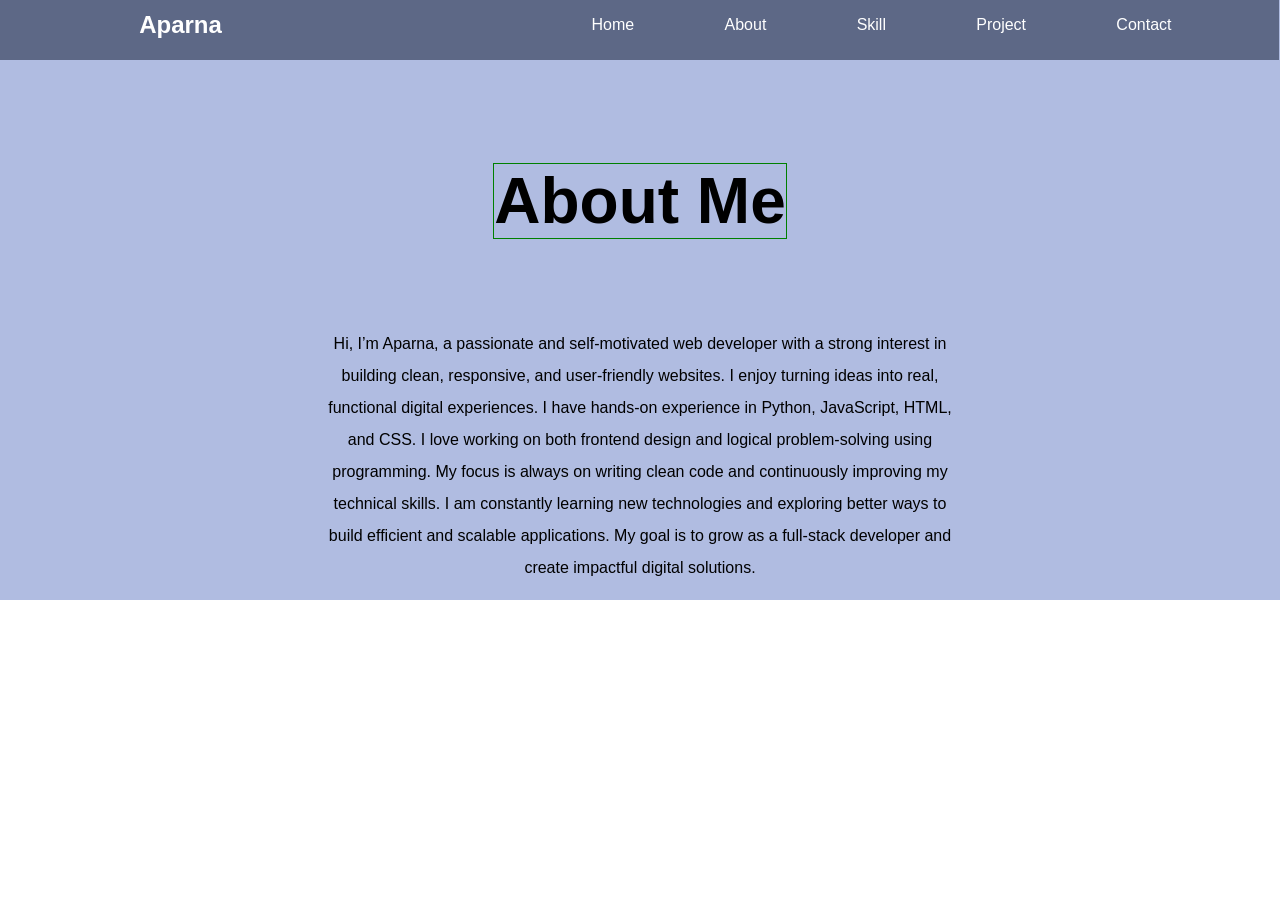
<file: portfolio/about.html>
<!DOCTYPE html>
<html lang="en">
<head>
    <meta charset="UTF-8">
    <meta name="viewport" content="width=device-width, initial-scale=1.0">
    <title>About</title>
    <link rel="stylesheet" href="about.css">
    <link rel="stylesheet" href="abt.css">
</head>
<body>


    <div class="nav_s">
        <div class="navsss">
            <h2>Aparna</h2>
        </div>
        <div class="nav_sr">
            <ul>
                <li><a href="sample.html">Home</a></li>
                <li><a href="about.html">About</a></li>
                <li><a href="skill.html">Skill</a></li>
                <li><a href="project.html">Project</a></li>
                <li><a href="contact.html">Contact</a></li>
            </ul>
        </div>

        <div class="men_sssss">
            <svg  onclick="drop()" xmlns="http://www.w3.org/2000/svg" width="16" height="16" fill="currentColor" class="bi bi-list" viewBox="0 0 16 16">
  <path fill-rule="evenodd" d="M2.5 12a.5.5 0 0 1 .5-.5h10a.5.5 0 0 1 0 1H3a.5.5 0 0 1-.5-.5m0-4a.5.5 0 0 1 .5-.5h10a.5.5 0 0 1 0 1H3a.5.5 0 0 1-.5-.5m0-4a.5.5 0 0 1 .5-.5h10a.5.5 0 0 1 0 1H3a.5.5 0 0 1-.5-.5"/>
</svg>
        </div>
    </div>

     <div class="cat_drop">
        <div class="cattt"><a href="sample.html">Home</a></div>
        <div class="cattt"><a href="about.html">About</a></div>
        <div class="cattt"><a href="skill.html">Skill</a></div>
        <div class="cattt"><a href="project.html">Project</a></div>
        <div class="cattt"><a href="contact.html">Contact</a></div>
    </div>


















































































































































































































































    
    <script>
        let a = document.getElementsByClassName('cat_drop')[0]
        function drop() {
            if (a.style.display === 'block') {
                a.style.display = 'none'
            }
            else {
                a.style.display = 'block'
            }
        }
    </script>

<!-- ABOUT SECTION -->
<div class="tps">
    <div class="about">
        <h1>About Me</h1>
    </div>

    <div class="wrd">
        <p>
         Hi, I’m Aparna, a passionate and self-motivated web developer with a strong interest in building clean, responsive, and user-friendly websites. I enjoy turning ideas into real, functional digital experiences.
I have hands-on experience in Python, JavaScript, HTML, and CSS. I love working on both frontend design and logical problem-solving using programming. My focus is always on writing clean code and continuously improving my technical skills.
I am constantly learning new technologies and exploring better ways to build efficient and scalable applications. My goal is to grow as a full-stack developer and create impactful digital solutions.
        </p>

      
        
    </div>
</div>


</body>
</html>
</file>
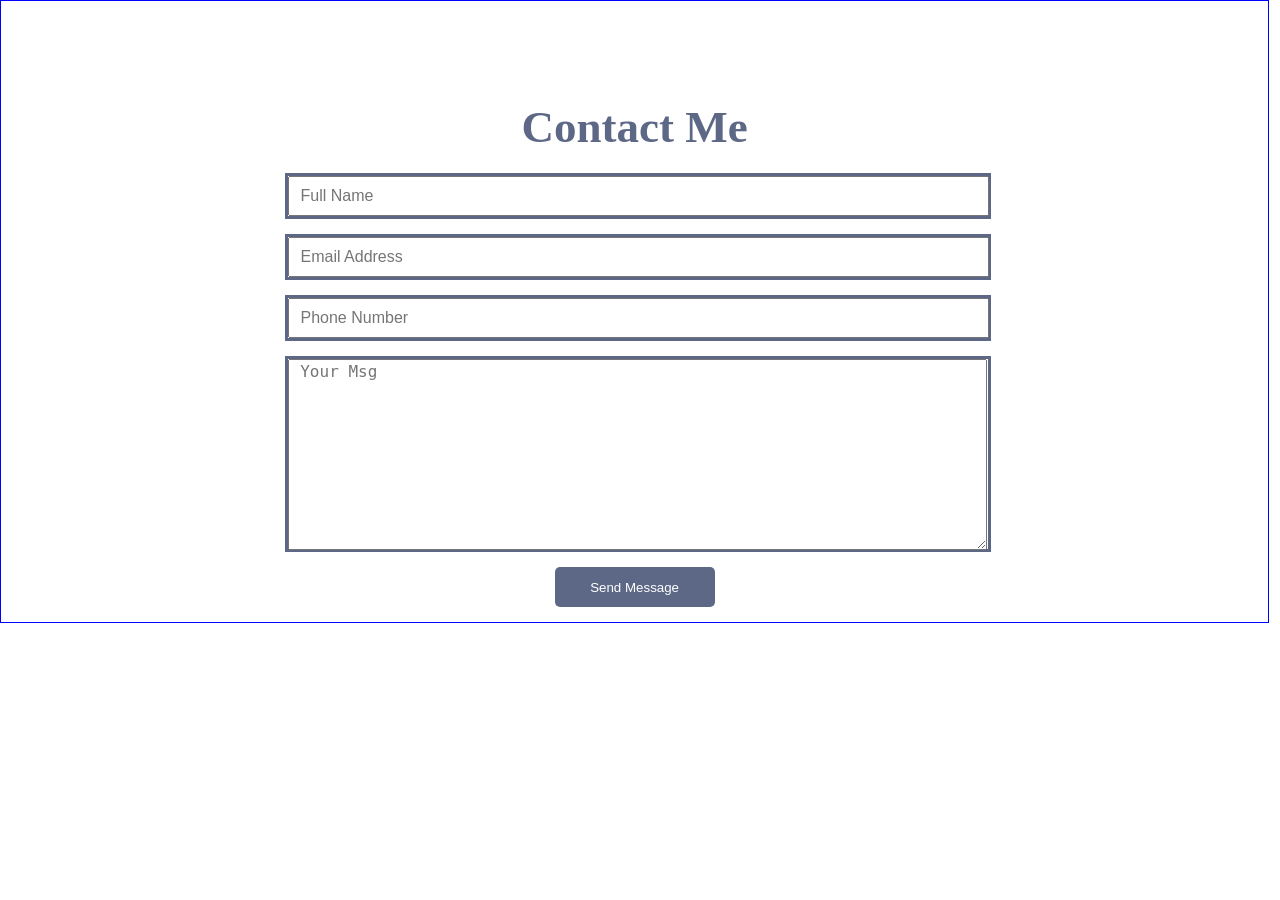
<file: portfolio/abt.html>
<!DOCTYPE html>
<html lang="en">
<head>
    <meta charset="UTF-8">
    <meta name="viewport" content="width=device-width, initial-scale=1.0">
    <title>Document</title>
    <link rel="stylesheet" href="abt.css">
</head>
<body>
    <div class="tr">
        <div class="contact">
            <h1>Contact Me</h1>
        <div class="phone">
            <input type="text" placeholder="  Full Name">
        </div>

         <div class="null"></div>
         <div class="email">
            <input type="text" placeholder="  Email Address">
         </div>
         <div class="null"></div>
         <div class="name">
            <input type="number" placeholder="  Phone Number">
         </div>
         <div class="null"></div>
         <div class="msg">
            <textarea name="" id="" placeholder=" Your Msg"></textarea>
         </div>
         <div class="null"></div>

          <button class="sd">Send Message</button>
          <div class="null"></div>
        </div>
    </div>
</body>
</html>
</file>
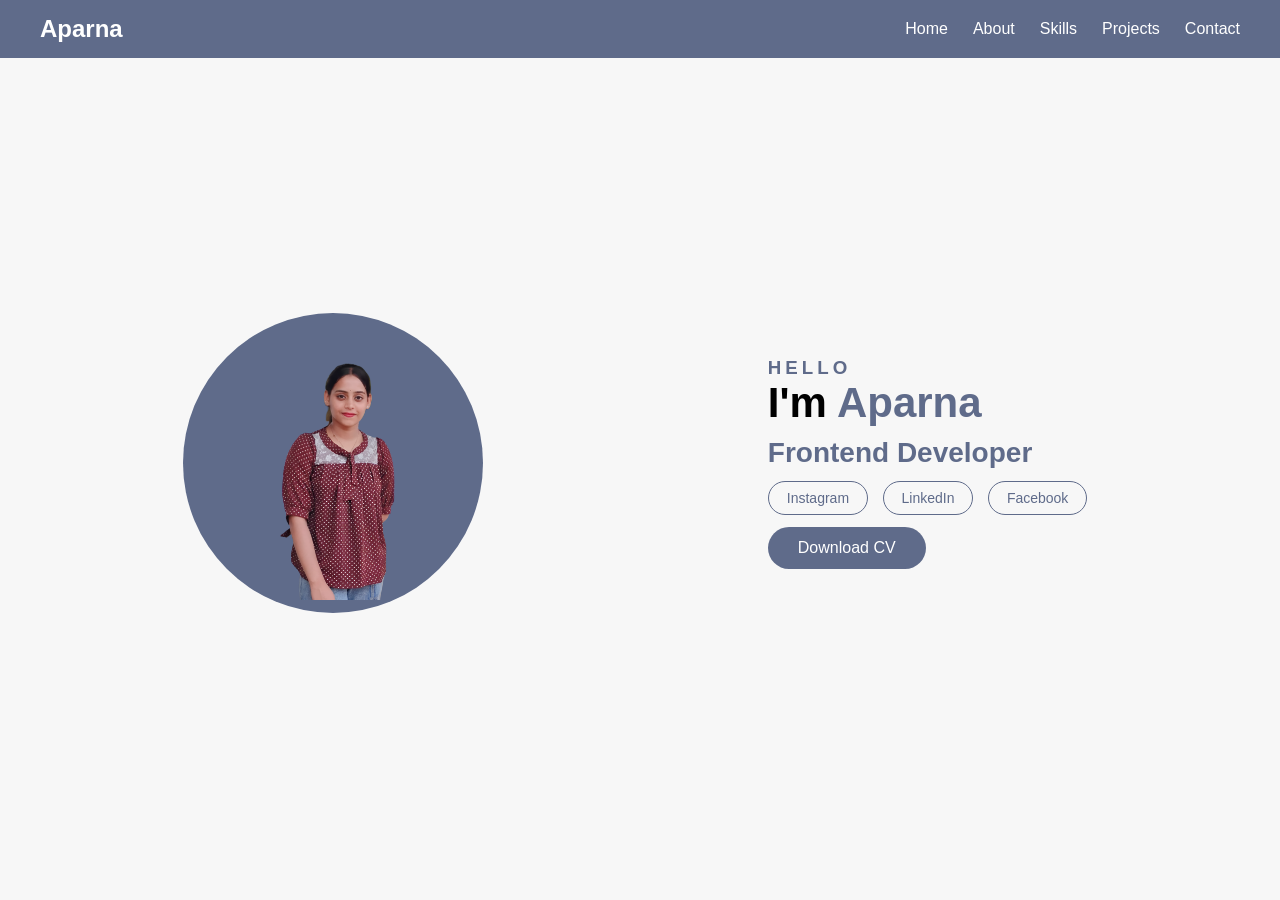
<file: portfolio/anoth.html>
<!DOCTYPE html>
<html lang="en">
<head>
  <meta charset="UTF-8">
  <meta name="viewport" content="width=device-width, initial-scale=1.0">
  <title>Aparna Portfolio</title>

  <!-- CSS LINK -->
  <link rel="stylesheet" href="anoth.css">

  <!-- Font Awesome -->
  <link rel="stylesheet" href="https://cdnjs.cloudflare.com/ajax/libs/font-awesome/6.5.1/css/all.min.css">
</head>
<body>

  <!-- NAVBAR -->
  <nav class="navbar">
    <div class="logo">Aparna</div>

    <input type="checkbox" id="menu-toggle">

    <label for="menu-toggle" class="menu-icon">
      <i class="fa-solid fa-bars"></i>
    </label>

    <ul class="nav-links">
      <li><a href="#">Home</a></li>
      <li><a href="#">About</a></li>
      <li><a href="#">Skills</a></li>
      <li><a href="#">Projects</a></li>
      <li><a href="#">Contact</a></li>
    </ul>
  </nav>

  <!-- HERO -->
  <section class="hero">
    <div class="hero-img">
      <div class="circle">
        <img src="apar.png" alt="Aparna">
      </div>
    </div>

    <div class="hero-content">
      <h3>HELLO</h3>
      <h1>I'm <span>Aparna</span></h1>
      <h2>Frontend Developer</h2>

      <div class="social-btns">
        <a href="#">Instagram</a>
        <a href="#">LinkedIn</a>
        <a href="#">Facebook</a>
      </div>

      <button class="cv-btn">Download CV</button>
    </div>
  </section>

</body>
</html>
</file>
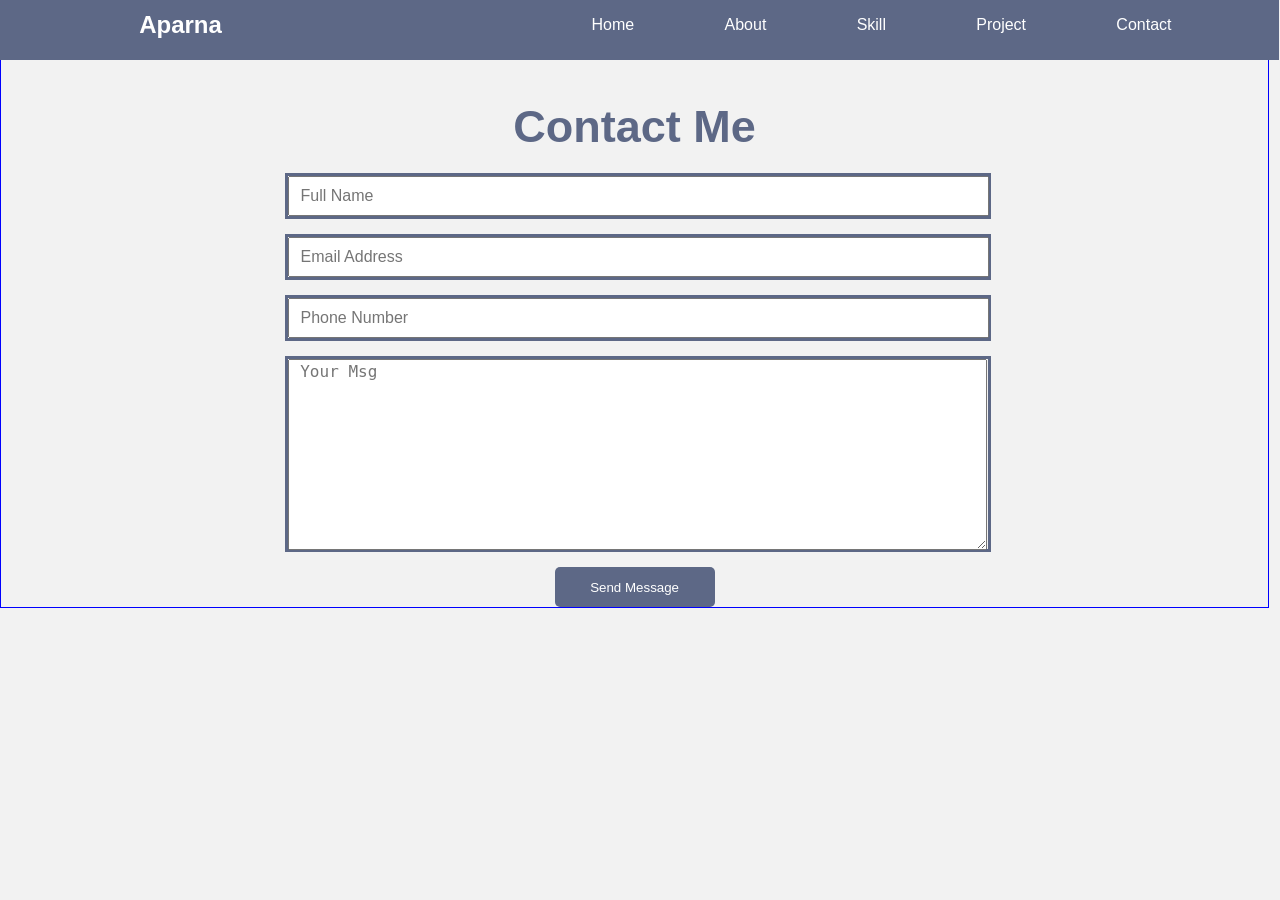
<file: portfolio/contact.html>
<!DOCTYPE html>
<html lang="en">
<head>
    <meta charset="UTF-8">
    <meta name="viewport" content="width=device-width, initial-scale=1.0">
    <title>Document</title>
    <link rel="stylesheet" href="sample.css">
    <link rel="stylesheet" href="https://cdnjs.cloudflare.com/ajax/libs/font-awesome/6.5.1/css/all.min.css">
    <link rel="stylesheet" href="about.css">
    <link rel="stylesheet" href="skill.css">
    <link rel="stylesheet" href="project.css">
    <link rel="stylesheet" href="contact.css">

</head>
<body>

<div class="nav_s">
        <div class="navsss">
            <h2>Aparna</h2>
        </div>
        <div class="nav_sr">
            <ul>
                <li><a href="sample.html">Home</a></li>
                <li><a href="about.html">About</a></li>
                <li><a href="skill.html">Skill</a></li>
                <li><a href="project.html">Project</a></li>
                <li><a href="contact.html">Contact</a></li>
            </ul>
        </div>

        <div class="men_sssss">
            <svg  onclick="drop()" xmlns="http://www.w3.org/2000/svg" width="16" height="16" fill="currentColor" class="bi bi-list" viewBox="0 0 16 16">
  <path fill-rule="evenodd" d="M2.5 12a.5.5 0 0 1 .5-.5h10a.5.5 0 0 1 0 1H3a.5.5 0 0 1-.5-.5m0-4a.5.5 0 0 1 .5-.5h10a.5.5 0 0 1 0 1H3a.5.5 0 0 1-.5-.5m0-4a.5.5 0 0 1 .5-.5h10a.5.5 0 0 1 0 1H3a.5.5 0 0 1-.5-.5"/>
</svg>
        </div>
    </div>

     <div class="cat_drop">
        <div class="cattt"><a href="sample.html">Home</a></div>
        <div class="cattt"><a href="about.html">About</a></div>
        <div class="cattt"><a href="skill.html">Skill</a></div>
        <div class="cattt"><a href="project.html">Project</a></div>
        <div class="cattt"><a href="contact.html">Contact</a></div>
    </div>

    <script>
        let a = document.getElementsByClassName('cat_drop')[0]
        function drop() {
            if (a.style.display === 'block') {
                a.style.display = 'none'
            }
            else {
                a.style.display = 'block'
            }
        }
    </script>
<!-- ..........contact............. -->

<div class="tr">
            <div class="contact">
                <h1>Contact Me</h1>
                <div class="phone">
                    <input type="text" placeholder="  Full Name">
                </div>
                <div class="null"></div>
                <div class="email">
                    <input type="text" placeholder="  Email Address">
                </div>
                <div class="null"></div>
                <div class="name">
                     <input type="number" placeholder="  Phone Number">
                </div>

                <div class="null"></div>
                <div class="msg">
                       <textarea name="" id="" placeholder=" Your Msg"></textarea>
                </div>
                <div class="null"></div>
                <button class="sd">Send Message</button>
            </div>


        </div>

</body>
</html>
</file>
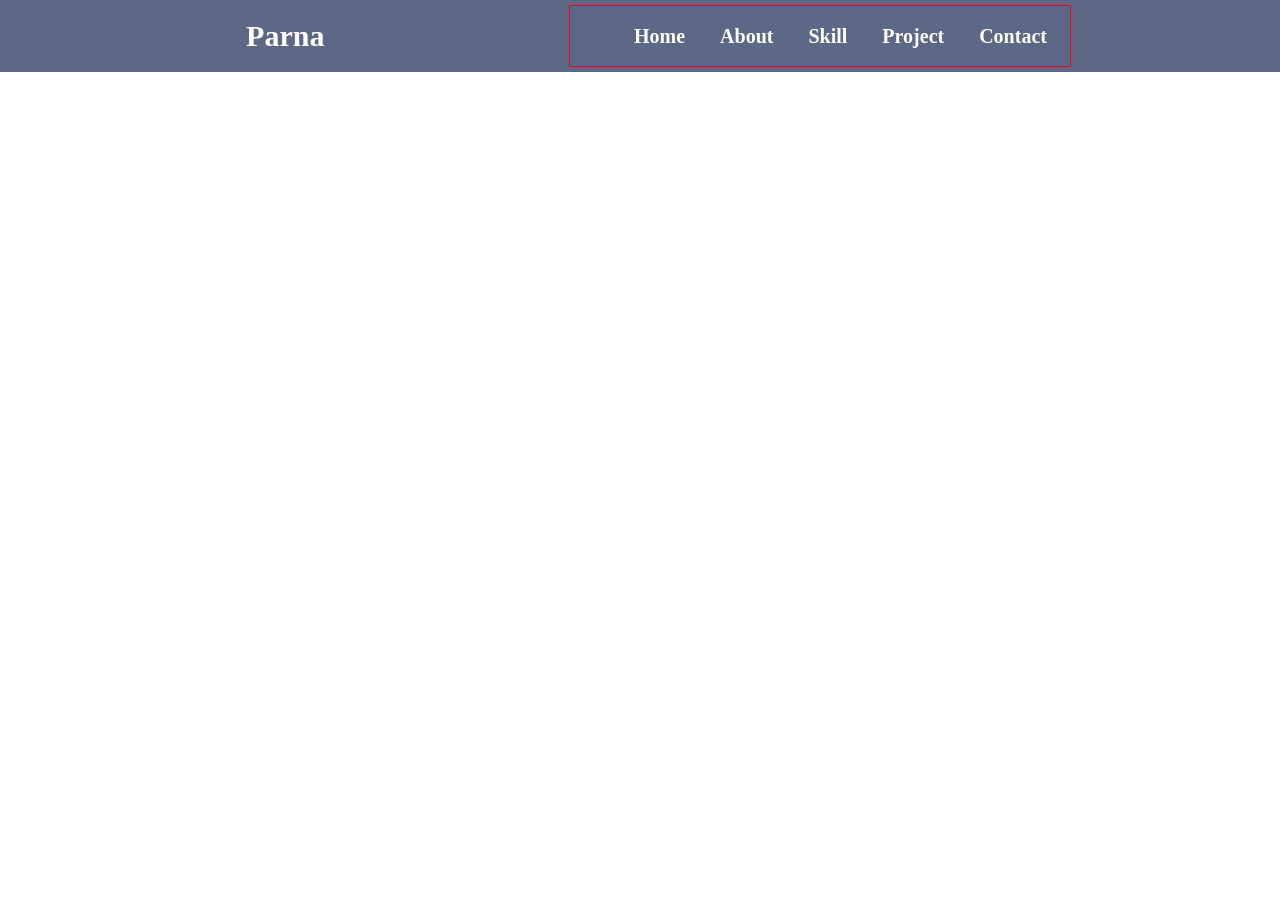
<file: portfolio/nav.html>
<!DOCTYPE html>
<html lang="en">
<head>
    <meta charset="UTF-8">
    <meta name="viewport" content="width=device-width, initial-scale=1.0">
    <title>navigation</title>
    <style>
        body{
            margin: 0;
            padding: 0;
        }
        .nav{
            width: 99.90%;
            height: 70px;
            border: 1px solid transparent;
            display: flex;
            align-items: center;
            justify-content: space-evenly;
            background-color: #5d6886;
        }
        .nav_l{
            width: 150px;
            height: 60px;
            border: 1px solid transparent;
            display: flex;
            align-items: center;
            justify-content: center;
        }
        .nav_l p{
            font-size: 30px;
            font-weight: 600;
            color: #fff;
        }
        .nav_r{
            height: 60px;
            width: 500px;
            border: 1px solid red;
            display: flex;
            align-items: center;
            justify-content: center;
        }
        .nav_r ul{
           list-style: none;
           display: flex;
           justify-content: center;
           align-items: center;
           gap: 35px;
        }
        .nav_r li a{
            text-decoration: none;
            color: #fff;
            font-size: 20px;
            font-weight: bold;
        }
        .nav_r a:hover{
            text-decoration: underline;
        }
        @media screen and(max-width:768px) {
            .nav_r{
                display: none;
            }
            
        }
    </style>
</head>
<body>
   <div class="nav">
    <div class="nav_l">
        <p>Parna</p>
    </div>
    <div class="nav_r">
        <ul>
            <li><a href="">Home</a></li>
            <li><a href="">About</a></li>
            <li><a href="">Skill</a></li>
            <li><a href="">Project</a></li>
            <li><a href="">Contact</a></li>
        </ul>
    </div>
   </div> 
</body>
</html>
</file>
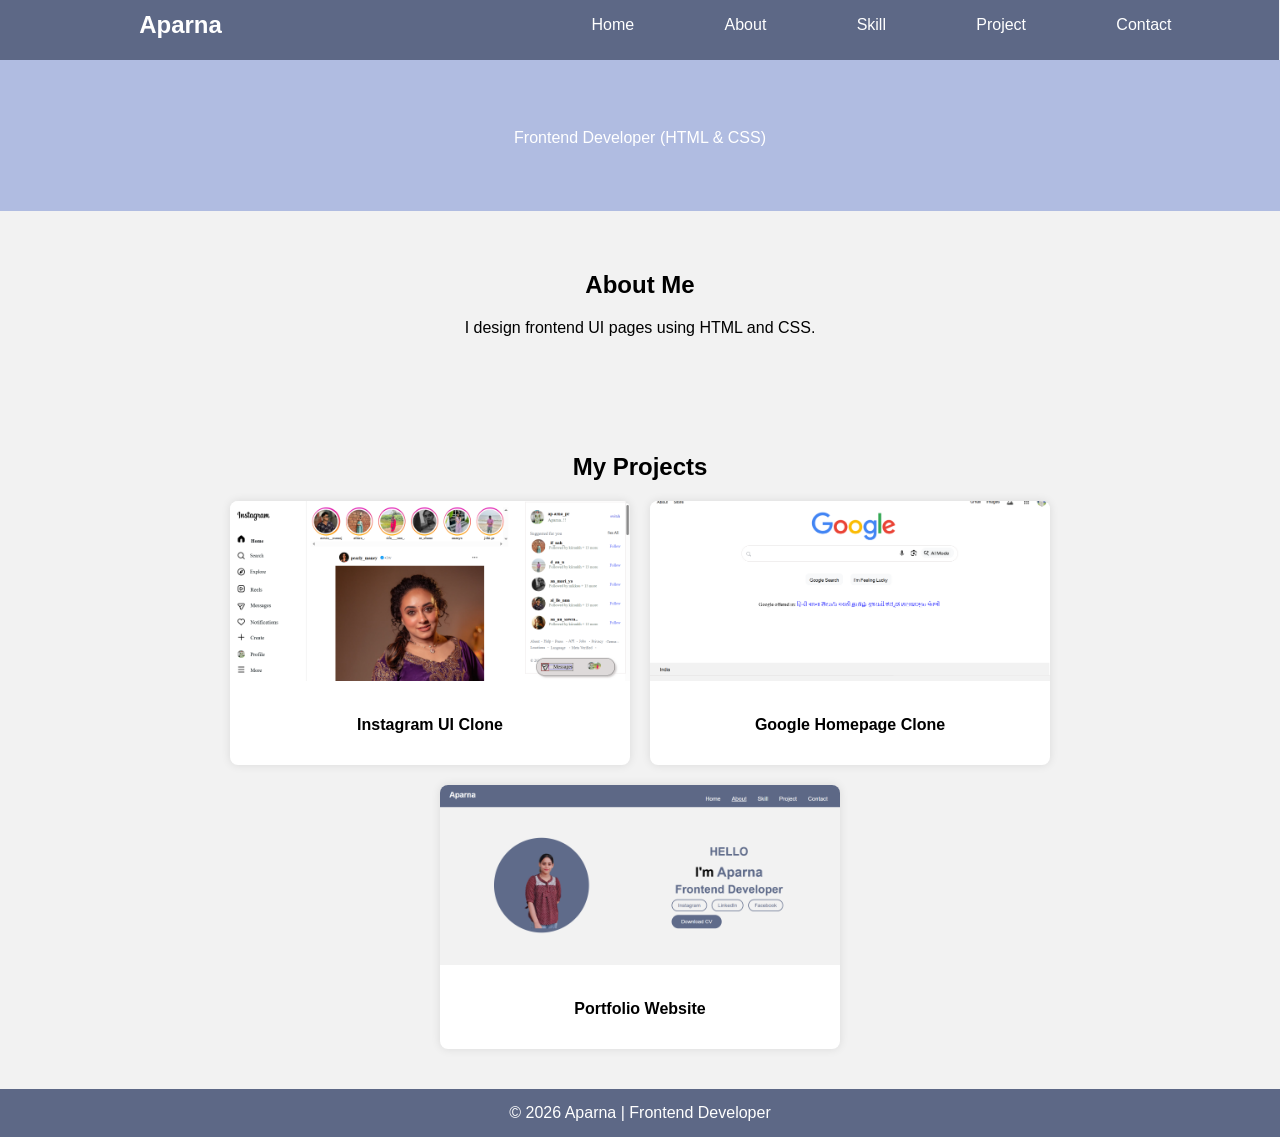
<file: portfolio/project.html>
<!DOCTYPE html>
<html lang="en">
<head>
  <meta charset="UTF-8">
  <title>Frontend Portfolio</title>
  <link rel="stylesheet" href="project.css">
  <meta name="viewport" content="width=device-width, initial-scale=1.0">
</head>
<body>

<div class="nav_s">
        <div class="navsss">
            <h2>Aparna</h2>
        </div>
        <div class="nav_sr">
            <ul>
                <li><a href="sample.html">Home</a></li>
                <li><a href="about.html">About</a></li>
                <li><a href="skill.html">Skill</a></li>
                <li><a href="project.html">Project</a></li>
                <li><a href="contact.html">Contact</a></li>
            </ul>
        </div>

        <div class="men_sssss">
            <svg  onclick="drop()" xmlns="http://www.w3.org/2000/svg" width="16" height="16" fill="currentColor" class="bi bi-list" viewBox="0 0 16 16">
  <path fill-rule="evenodd" d="M2.5 12a.5.5 0 0 1 .5-.5h10a.5.5 0 0 1 0 1H3a.5.5 0 0 1-.5-.5m0-4a.5.5 0 0 1 .5-.5h10a.5.5 0 0 1 0 1H3a.5.5 0 0 1-.5-.5m0-4a.5.5 0 0 1 .5-.5h10a.5.5 0 0 1 0 1H3a.5.5 0 0 1-.5-.5"/>
</svg>
        </div>
    </div>

     <div class="cat_drop">
        <div class="cattt"><a href="sample.html">Home</a></div>
        <div class="cattt"><a href="about.html">About</a></div>
        <div class="cattt"><a href="skill.html">Skill</a></div>
        <div class="cattt"><a href="project.html">Project</a></div>
        <div class="cattt"><a href="contact.html">Contact</a></div>
    </div>

    <script>
        let a = document.getElementsByClassName('cat_drop')[0]
        function drop() {
            if (a.style.display === 'block') {
                a.style.display = 'none'
            }
            else {
                a.style.display = 'block'
            }
        }
    </script>
<div class="header">
  <h1></h1>
  <p>Frontend Developer (HTML & CSS)</p>
</div>

<div class="section">
  <h2>About Me</h2>
  <p>I design frontend UI pages using HTML and CSS.</p>
</div>

<div class="section">
  <h2>My Projects</h2>

  <div class="cards">
    <div class="card">
      <img src="instagram.png">
      <p>Instagram UI Clone</p>
    </div>

    <div class="card">
      <img src="google.png">
      <p>Google Homepage Clone</p>
    </div>

    <div class="card">
      <img src="pf.png">
      <p>Portfolio Website</p>
    </div>
  </div>
</div>


<div class="footer">
  © 2026 Aparna | Frontend Developer
  </div>


</body>
</html>
</file>
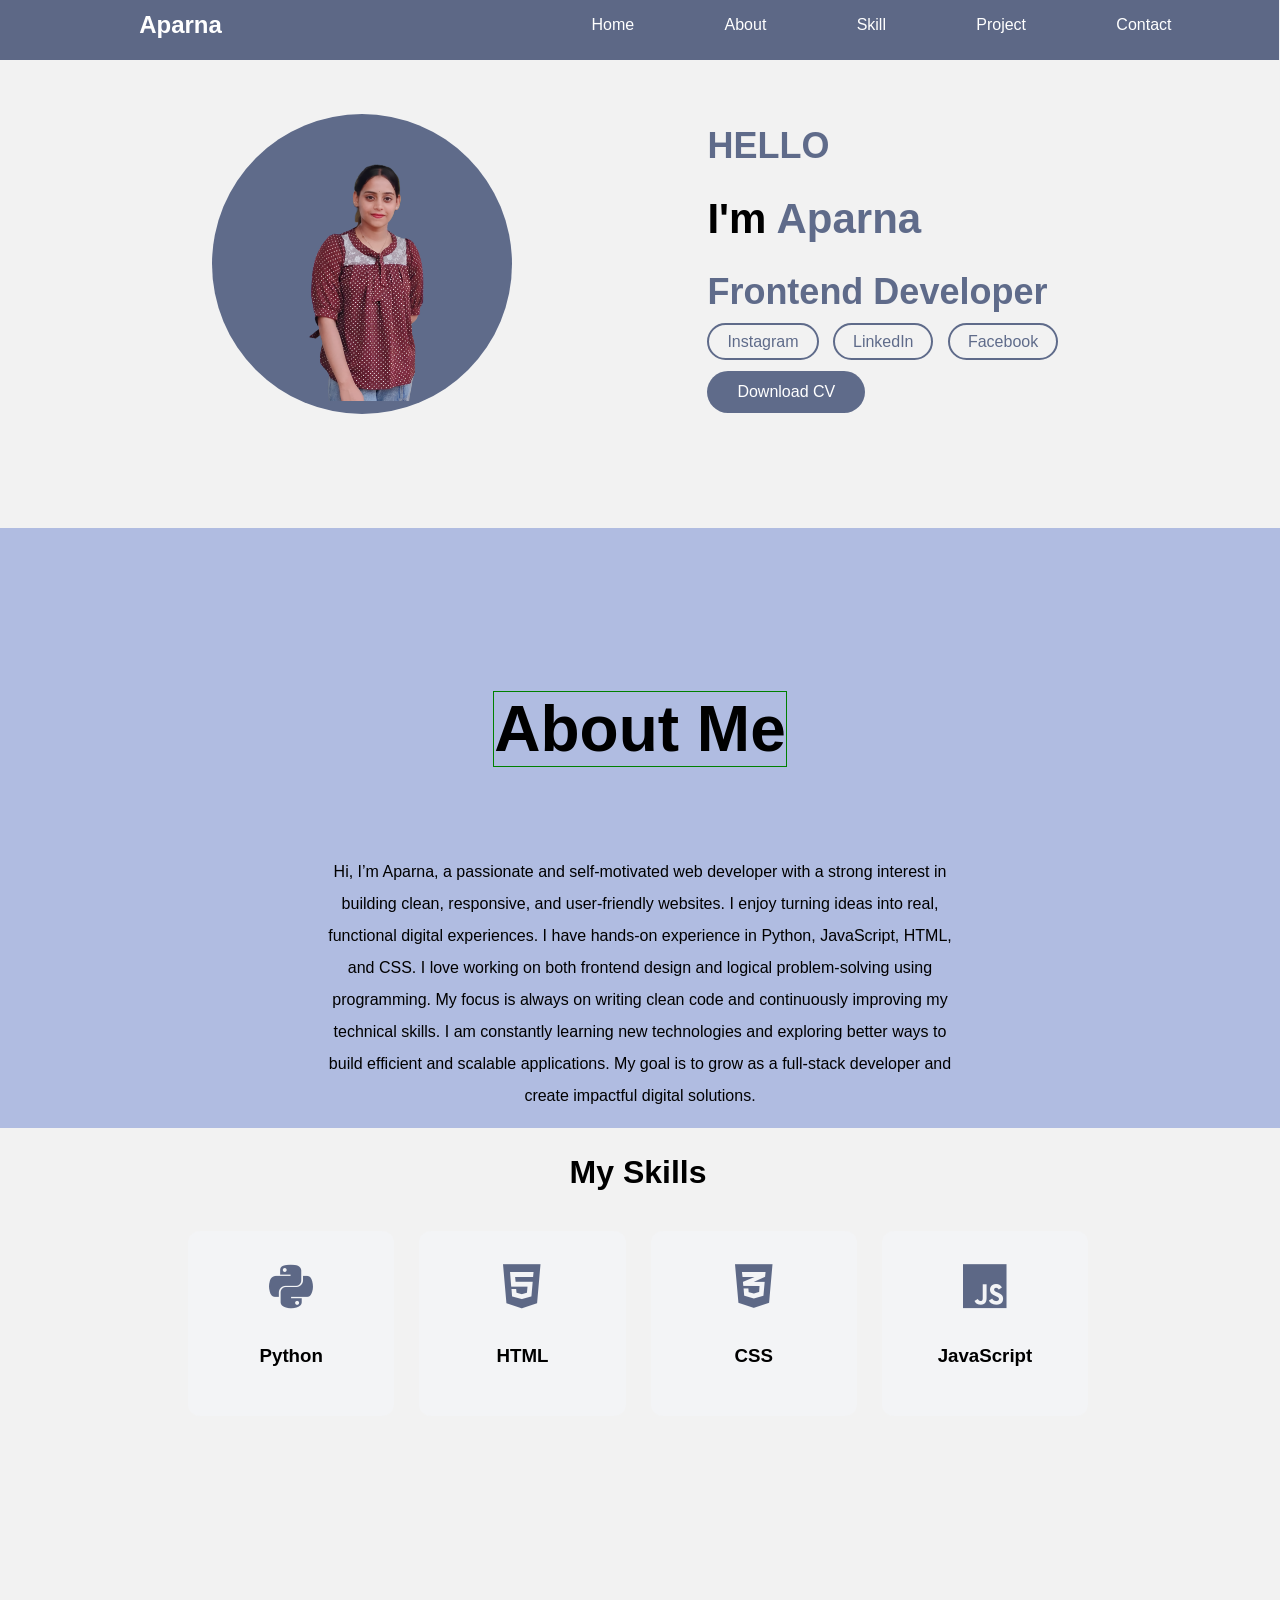
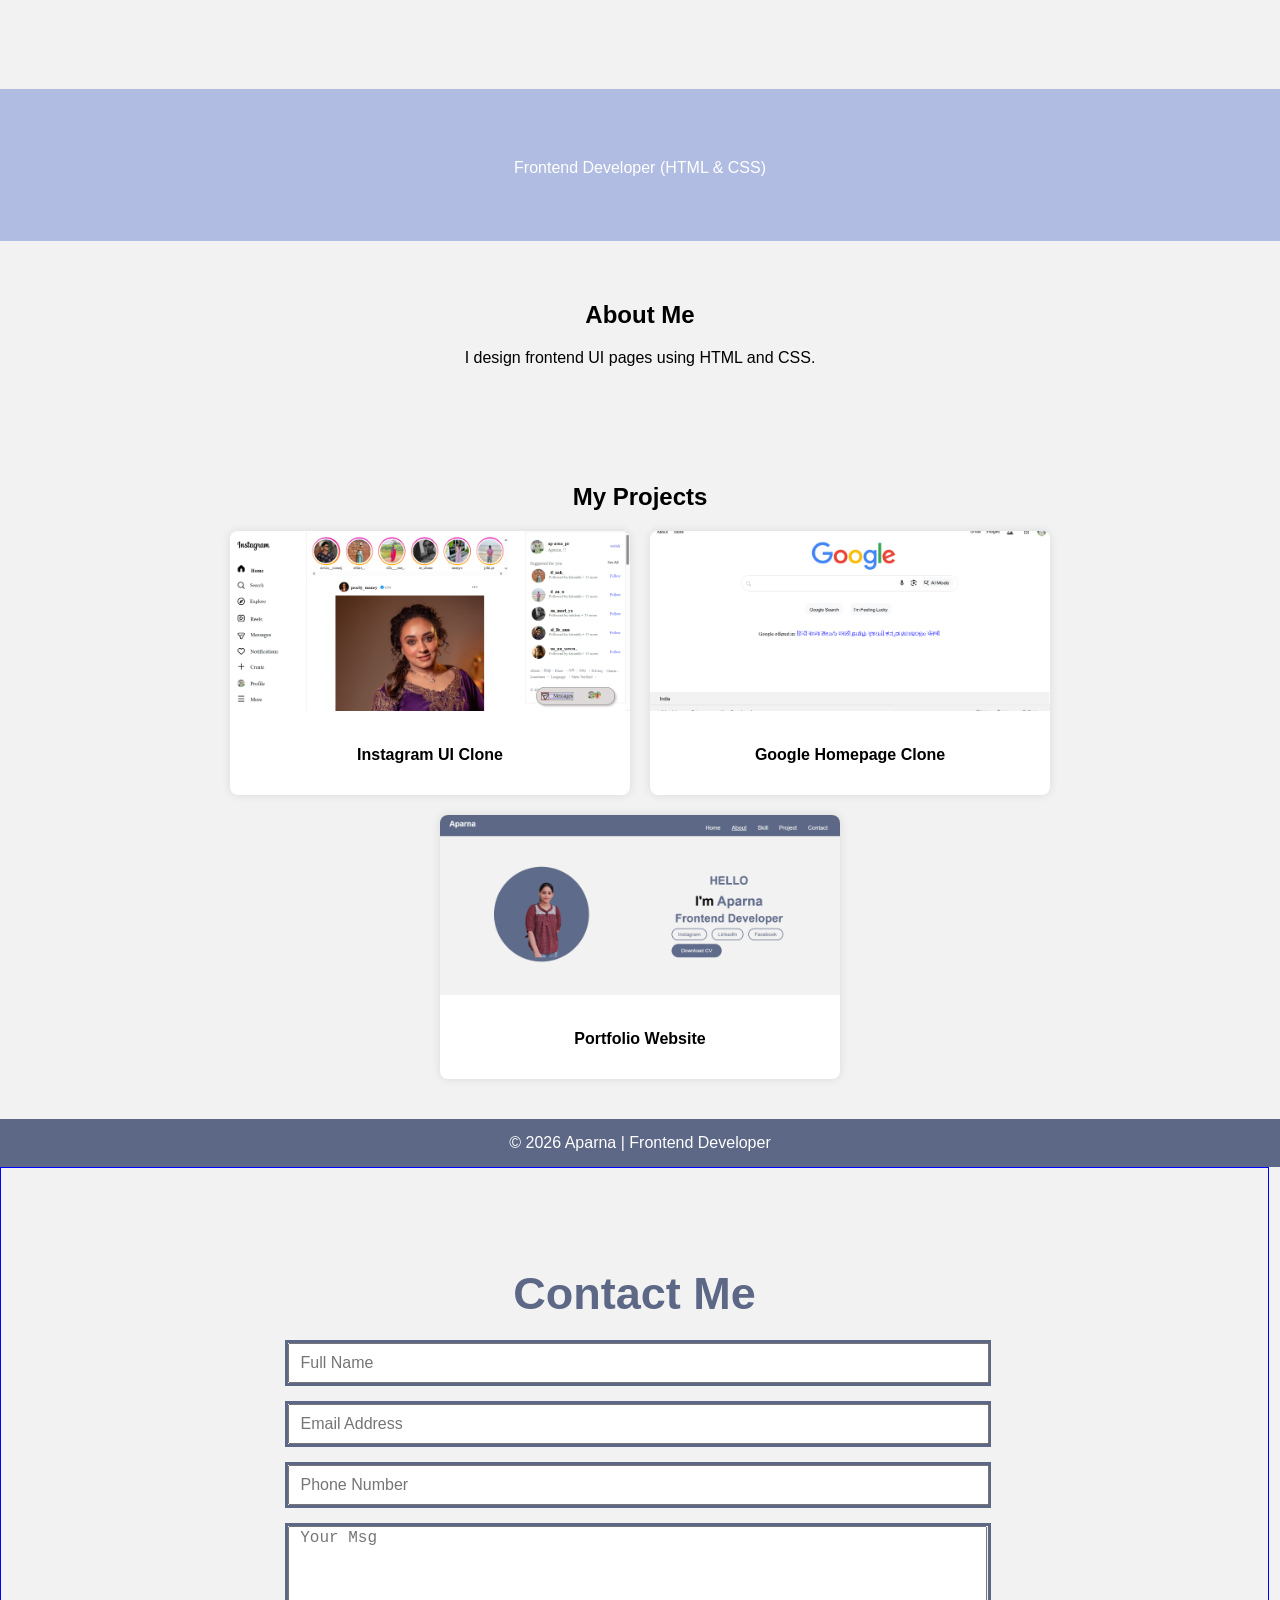
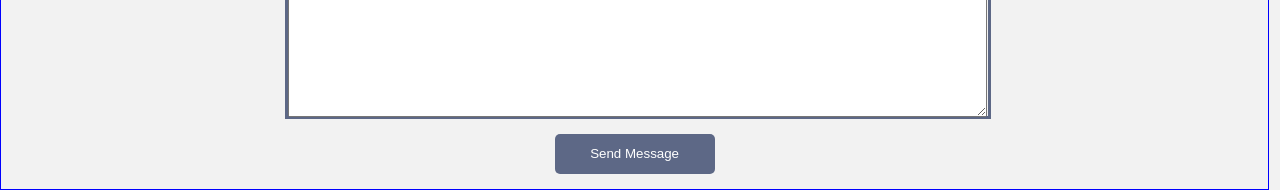
<file: portfolio/sample.html>
<!DOCTYPE html>
<html lang="en">
<head>
    <meta charset="UTF-8">
    <meta name="viewport" content="width=device-width, initial-scale=1.0">
    <title>Document</title>
    <link rel="stylesheet" href="sample.css">
    <link rel="stylesheet" href="https://cdnjs.cloudflare.com/ajax/libs/font-awesome/6.5.1/css/all.min.css">
    <link rel="stylesheet" href="about.css">
    <link rel="stylesheet" href="skill.css">
    <link rel="stylesheet" href="project.css">
    <link rel="stylesheet" href="contact.css">
</head>
<body>


     <div class="nav_s">
        <div class="navsss">
            <h2>Aparna</h2>
        </div>
        <div class="nav_sr">
            <ul>
                <li><a href="sample.html">Home</a></li>
                <li><a href="about.html">About</a></li>
                <li><a href="skill.html">Skill</a></li>
                <li><a href="project.html">Project</a></li>
                <li><a href="contact.html">Contact</a></li>
            </ul>
        </div>

        <div class="men_sssss">
            <svg  onclick="drop()" xmlns="http://www.w3.org/2000/svg" width="16" height="16" fill="currentColor" class="bi bi-list" viewBox="0 0 16 16">
  <path fill-rule="evenodd" d="M2.5 12a.5.5 0 0 1 .5-.5h10a.5.5 0 0 1 0 1H3a.5.5 0 0 1-.5-.5m0-4a.5.5 0 0 1 .5-.5h10a.5.5 0 0 1 0 1H3a.5.5 0 0 1-.5-.5m0-4a.5.5 0 0 1 .5-.5h10a.5.5 0 0 1 0 1H3a.5.5 0 0 1-.5-.5"/>
</svg>
        </div>
    </div>

     <div class="cat_drop">
        <div class="cattt"><a href="sample.html">Home</a></div>
        <div class="cattt"><a href="about.html">About</a></div>
        <div class="cattt"><a href="skill.html">Skill</a></div>
        <div class="cattt"><a href="project.html">Project</a></div>
        <div class="cattt"><a href="contact.html">Contact</a></div>
    </div>

    <script>
        let a = document.getElementsByClassName('cat_drop')[0]
        function drop() {
            if (a.style.display === 'block') {
                a.style.display = 'none'
            }
            else {
                a.style.display = 'block'
            }
        }
    </script>

    

  <!-- HERO -->
  <div class="hero">
    <div class="hero-img">
      <div class="circle">
        <img src="apar.png" alt="Aparna">
      </div>
    </div>

    <div class="hero-content">
      <h2>HELLO</h2>
      <h1>I'm <span>Aparna</span></h1>
      <h2>Frontend Developer</h2>

      <div class="social-btns">
        <a href="https://www.instagram.com/?hl=en">Instagram</a>
        <a href="https://www.linkedin.com/feed/">LinkedIn</a>
        <a href="https://www.facebook.com/">Facebook</a>
      </div>

      <button class="cv-btn">Download CV</button>
    </div>
  </div>





<!-- About............. -->




<!-- ABOUT SECTION -->
<div class="tps">
    <div class="about">
        <h1>About Me</h1>
    </div>

    <div class="wrd">
        <p>
         Hi, I’m Aparna, a passionate and self-motivated web developer with a strong interest in building clean, responsive, and user-friendly websites. I enjoy turning ideas into real, functional digital experiences.
I have hands-on experience in Python, JavaScript, HTML, and CSS. I love working on both frontend design and logical problem-solving using programming. My focus is always on writing clean code and continuously improving my technical skills.
I am constantly learning new technologies and exploring better ways to build efficient and scalable applications. My goal is to grow as a full-stack developer and create impactful digital solutions.
        </p>

      
        
    </div>
</div>



<section class="skills">
    <h2>My Skills</h2>

    <div class="skill-container">
        <div class="skill-card">
            <i class="fa-brands fa-python"></i>
            <h3>Python</h3>
        </div>

        <div class="skill-card">
            <i class="fa-brands fa-html5"></i>
            <h3>HTML</h3>
        </div>

        <div class="skill-card">
            <i class="fa-brands fa-css3-alt"></i>
            <h3>CSS</h3>
        </div>

        <div class="skill-card">
            <i class="fa-brands fa-js"></i>
            <h3>JavaScript</h3>
        </div>
    </div>
</section>


<!-- ............project................. -->

     <div class="header">
  <h1></h1>
  <p>Frontend Developer (HTML & CSS)</p>
</div>

<div class="section">
  <h2>About Me</h2>
  <p>I design frontend UI pages using HTML and CSS.</p>
</div>

<div class="section">
  <h2>My Projects</h2>

  <div class="cards">
    <div class="card">
      <img src="instagram.png">
      <p>Instagram UI Clone</p>
    </div>

    <div class="card">
      <img src="google.png">
      <p>Google Homepage Clone</p>
    </div>

    <div class="card">
      <img src="pf.png">
      <p>Portfolio Website</p>
    </div>
  </div>
</div>


<div class="footer">
  © 2026 Aparna | Frontend Developer
  </div>

<!-- ..........contact............. -->

  <div class="tr">
        <div class="contact">
            <h1>Contact Me</h1>
        <div class="phone">
            <input type="text" placeholder="  Full Name">
        </div>

         <div class="null"></div>
         <div class="email">
            <input type="text" placeholder="  Email Address">
         </div>
         <div class="null"></div>
         <div class="name">
            <input type="number" placeholder="  Phone Number">
         </div>
         <div class="null"></div>
         <div class="msg">
            <textarea name="" id="" placeholder=" Your Msg"></textarea>
         </div>
         <div class="null"></div>

          <button class="sd">Send Message</button>
          <div class="null"></div>
        </div>
    </div>

</body>
</html>
</file>
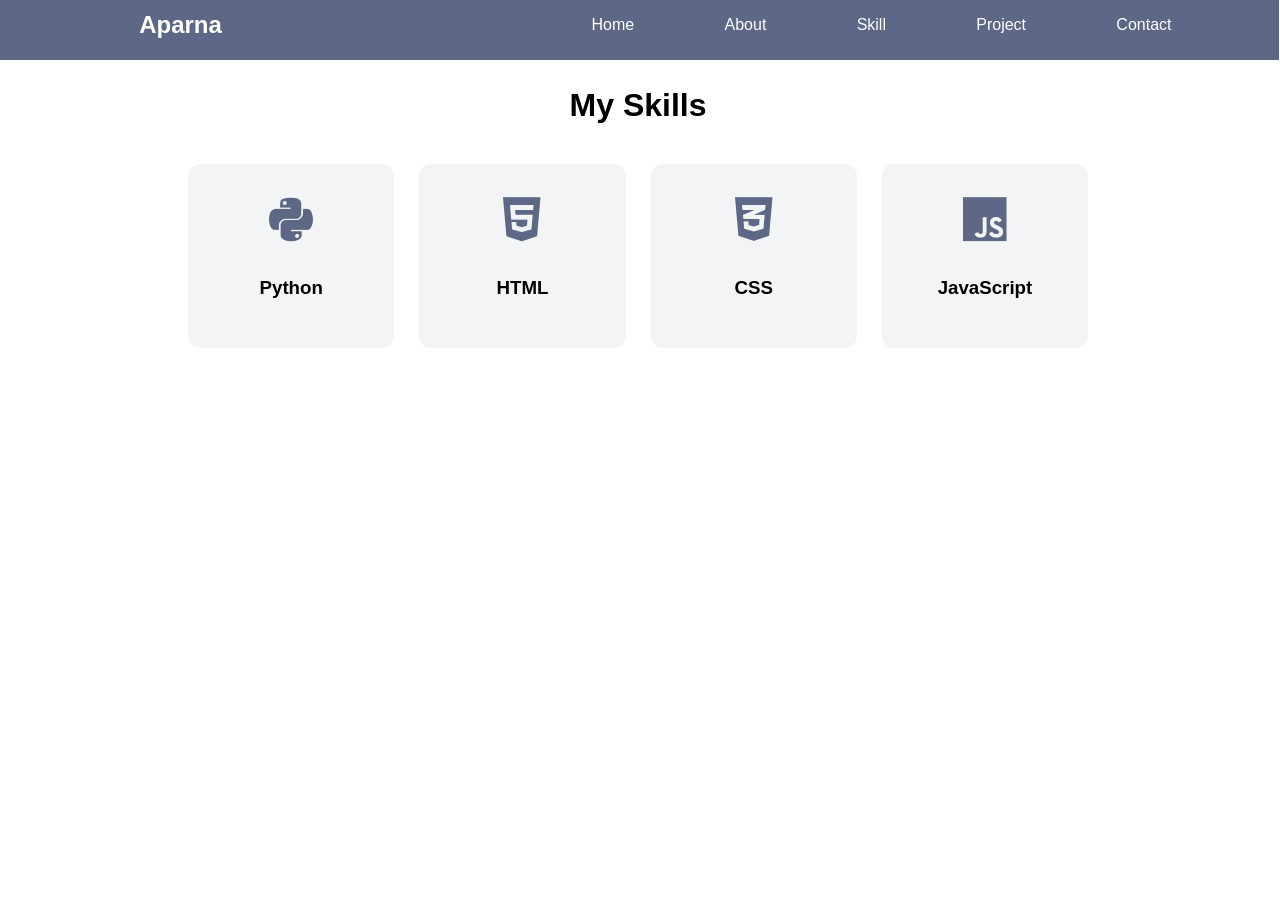
<file: portfolio/skill.html>
<!DOCTYPE html>
<html lang="en">
<head>
    <meta charset="UTF-8">
    <meta name="viewport" content="width=device-width, initial-scale=1.0">
    <title>Aparna | Skills</title>

    <!-- Font Awesome Icons -->
    <link rel="stylesheet" href="https://cdnjs.cloudflare.com/ajax/libs/font-awesome/6.5.1/css/all.min.css">

    <link rel="stylesheet" href="skill.css">
 
</head>
<body>

    <div class="nav_s">
        <div class="navsss">
            <h2>Aparna</h2>
        </div>
        <div class="nav_sr">
            <ul>
                <li><a href="sample.html">Home</a></li>
                <li><a href="about.html">About</a></li>
                <li><a href="skill.html">Skill</a></li>
                <li><a href="project.html">Project</a></li>
                <li><a href="contact.html">Contact</a></li>
            </ul>
        </div>

        <div class="men_sssss">
            <svg  onclick="drop()" xmlns="http://www.w3.org/2000/svg" width="16" height="16" fill="currentColor" class="bi bi-list" viewBox="0 0 16 16">
  <path fill-rule="evenodd" d="M2.5 12a.5.5 0 0 1 .5-.5h10a.5.5 0 0 1 0 1H3a.5.5 0 0 1-.5-.5m0-4a.5.5 0 0 1 .5-.5h10a.5.5 0 0 1 0 1H3a.5.5 0 0 1-.5-.5m0-4a.5.5 0 0 1 .5-.5h10a.5.5 0 0 1 0 1H3a.5.5 0 0 1-.5-.5"/>
</svg>
        </div>
    </div>

     <div class="cat_drop">
        <div class="cattt"><a href="sample.html">Home</a></div>
        <div class="cattt"><a href="about.html">About</a></div>
        <div class="cattt"><a href="skill.html">Skill</a></div>
        <div class="cattt"><a href="project.skill">Project</a></div>
        <div class="cattt"><a href="contact.html">Contact</a></div>
    </div>

    <script>
        let a = document.getElementsByClassName('cat_drop')[0]
        function drop() {
            if (a.style.display === 'block') {
                a.style.display = 'none'
            }
            else {
                a.style.display = 'block'
            }
        }
    </script>
<!-- Skills Section -->
<div class="skills">
    <h2>My Skills</h2>

    <div class="skill-container">
        <div class="skill-card">
            <i class="fa-brands fa-python"></i>
            <h3>Python</h3>
        </div>

        <div class="skill-card">
            <i class="fa-brands fa-html5"></i>
            <h3>HTML</h3>
        </div>

        <div class="skill-card">
            <i class="fa-brands fa-css3-alt"></i>
            <h3>CSS</h3>
        </div>

        <div class="skill-card">
            <i class="fa-brands fa-js"></i>
            <h3>JavaScript</h3>
        </div>
    </div>
</div>

</body>
</html>
</file>
<file: instagram/insta.css>
body {
  margin: 0;
  padding: 0;
  font-family: sans-serif;
  /* font-family: 'Segoe UI', Tahoma, Geneva, Verdana, sans-serif; */
  
}
body::-webkit-scrollbar{
  display: none;
}
.parent {
  display: flex;
  justify-content: space-between;
  /* top: 0; */
  margin: -8px;
  padding: 0;
}

.left {
  width: 244px;
  height: 592.33px;
  border: 1px solid  rgb(222, 218, 218);
  position: sticky;
  top: 0;
  left: 0;
  border-width: 0px 1px 0px 0px;
}

.centre {
  max-width: 630px;
  width: 100%;
  /* height: 500px; */
  border: 1px solid transparent;
  margin-right: 46px;
}

.right{
    width: 383px;
    height: 200px;
    border: 1px solid transparent;
}

.pic svg {
  display: none;
}

.insta {
  width: 220.01px;
  height: 73px;
  border: 1px solid transparent;

}

.instabox {
  width: 196px;
  height: 36px;
  border: 1px solid transparent;
  margin-left: 24px;
  margin-top: 17px;

}

.home {
  width: 220px;
  height: 48px;
  border: 1px solid transparent;
  margin: auto;
  border-radius: 9px;
  margin-top: -9px;
}

.home:hover {
  background-color: #f3f3f3;
}

.home svg {
  width: 24px;
  height: 24px;
  margin-top: 11px;
  margin-left: 12px
}

.home-p {
  font-size: 16px;
  /* font-size: medium; */
  color: #0c1014;
  margin-left: 14px;
}

.Search {
  width: 220px;
  height: 48px;
  border: 1px solid transparent;
  margin: auto;
  border-radius: 9px;
  margin-top: 5px;
}

.Search:hover {
  background-color: #f3f3f3;
}

.Search svg {
  width: 24px;
  height: 25px;
  margin-top: 11px;
  margin-left: 12px;
}

.Search-p {
  font-size: 16px;
  color: #061014;
  margin-left: 52px;
  margin-top: -26px;
}

.explore {
  width: 220px;
  height: 48px;
  border: 1px solid transparent;
  margin: auto;
  border-radius: 9px;
  margin-top: 3px;
}

.explore:hover {
  background-color: #f3f3f3;
}

.explore svg {
  width: 24px;
  height: 24px;
  margin-top: 12px;
  margin-left: 12px;
}

.explore-p {
  font-size: 16px;
  /* font-size: medium; */
  color: #061014;
  margin-left: 52px;
  margin-top: -26px;
}

.reels {
  width: 220px;
  height: 48px;
  border: 1px solid transparent;
  margin: auto;
  border-radius: 9px;
  margin-top: 5px;
}

.reels:hover {
  background-color: #f3f3f3;
}

.reels svg {
  width: 24px;
  height: 24px;
  margin-top: 13px;
  margin-left: 12px;
}

.reel {
  font-size: 17px;
  color: #061014;
  /* border-radius: 9px; */
  margin-left: 53px;
  margin-top: -23px;

}

.messages {
  width: 220px;
  height: 48px;
  border: 1px solid transparent;
  margin: auto;
  border-radius: 9px;
  margin-top: 3px;
}

.messages:hover {
  background-color: #f3f3f3;
}

.messages svg {
  width: 24px;
  height: 24px;
  margin-top: 19px;
  margin-left: 12px;

}

.message {
  font-size: 17px;
  color: #061014;
  margin-left: 53px;
  margin-top: -30px;

}

.noti {
  width: 220px;
  height: 48px;
  border: 1px solid transparent;
  margin: auto;
  border-radius: 9px;
  margin-top: 3px;
}

.noti:hover {
  background-color: #f3f3f3;
}

.noti svg {
  width: 24px;
  height: 24px;
  margin-left: 12px;
  margin-top: 17px;
}


.notifi {
  font-size: 17px;
  color: #061014;
  margin-left: 53px;
  margin-top: -25px;
}

.create {
  width: 220px;
  height: 48px;
  border: 1px solid transparent;
  margin: auto;
  border-radius: 9px;
  margin-top: 5px;
}

.create:hover {
  background-color: #f3f3f3;
}

.create svg {
  width: 24px;
  height: 24px;
  margin-left: 12px;
  margin-top: 13px;
}

.cre {
  font-size: 17px;
  color: #061014;
  margin-left: 53px;
  margin-top: -25px;

}

.profile {
  width: 220px;
  height: 48px;
  border: 1px solid transparent;
  margin: auto;
  border-radius: 9px;
  margin-top: -3px;
}

.profile:hover {
  background-color: #f3f3f3;
}

.photodiv {
  width: 24px;
  height: 24px;
  border: 1px solid transparent;
  border-radius: 50%;
  margin-top: 4px;
  margin-left: 12px;
}

.photodiv img {
  width: 24px;
  height: 24px;
  border-radius: 50%;
  margin-top: 11px;
}


.prf {
  font-size: 17px;
  color: #061014;
  margin-left: 53px;
  margin-top: -10px;
}

.more {
  width: 220px;
  height: 48px;
  border: 1px solid transparent;
  margin: auto;
  border-radius: 9px;
  margin-top: -2px;
}

.more:hover {
  background-color: #f3f3f3;
}

.more svg {
  width: 24px;
  height: 24px;
  margin-left: 12px;
  margin-top: 14px;
}

.mores {
  font-size: 17px;
  color: #061014;
  /* margin-left: 50px; */
  margin-top: -24px;
  margin-left: 53px;
}


.meta {
  width: 220px;
  height: 48px;
  border: 1px solid transparent;
  margin: auto;
  border-radius: 9px;
  margin-top: 6px;
}

.meta:hover {
  background-color: #f3f3f3;
}

.meta svg {
  width: 24px;
  height: 24px;
  margin-top: 12px;
  margin-left: 12px;
}

.metas {
  font-size: 17px;
  color: #061014;
  margin-left: 53px;
  margin-top: -24px;
}

.storyparent_div {
  max-width: 630px;
  width: 100%;
  border: 1px solid transparent;
  margin: auto;
  /* margin-left: 80px; */
}

.story_div {
  max-width: 630px;
  width: 100%;
  height: 124px;
  border: 1px solid transparent;
  margin: auto;
  display: flex;
  /* justify-content: space-between; */
  gap: 15px;
  margin-top: 26px;
  overflow: scroll;
}
.story_div::-webkit-scrollbar{
  display: none;
}


.story {
  width: 89px;
  height: 89px;
  border-radius: 50%;
  border: 1px solid  transparent;
  /* border-color:  #dc00b1 #dc00b1 #ffab00 #ffab00; */
  margin-left: 3px;
  background-image: linear-gradient(#dc00b1, #ffab00);

}

.story p {
  font-size: 12px;
  margin-left: 20px;
  margin-top: 4px;
  word-spacing: 1px;
}

.story img {
  width: 75px;
  height: 75px;
  border-radius: 50%;
  /* margin-left: 0px; */
  /* margin-top: 3px; */
  margin: auto;
  border: 4px solid white;
      margin-left: 3px;
    margin-top: 3px;
}
.story_div:-webkit-scrollbar {
    display: none;
}

/* post  */

.null_divs {
  max-width: 476px;
  width: 100%;
  height: 35px;
  border: 1px solid transparent;
  margin: auto;
}

.post_grandparent_div {
  max-width: 600px;
  width: 100%;
  border: 1px solid transparent;
  margin: auto;
  /* margin-top: -14px; */
}

.post_parentdiv {
  max-width: 476px;
  width: 100%;
  /* height: 774px; */
  border: 1px solid transparent;
  margin: auto;
  margin-top: 18px;
}

.ph_div {
  max-width: 470px;
  width: 100%;
  height: 44px;
  border: 1px solid transparent;
}

.posthead_div {
  max-width: 446px;
  width: 100%;
  height: 34px;
  border: 1px solid transparent;
  margin: auto;
  display: flex;
  justify-content: space-between;
  align-items: center;
}

.profile_div {
  width: 31px;
  /* width: 100%; */
  height: 31px;
  border: 1px solid transparent;
}

.name_div {
  width: 231px;
  /* width: 100%; */
  height: 18px;
  border: 1px solid transparent;
  margin-right: 249px;
  display: flex;
  /* align-items: center; */
}

.threedot_div {
  /* max-width: 24px;
  width: 100%; */
  width: 24px;
  height: 24px;
  border: 1px solid transparent;
  margin-left: -106px;
}
.threedot_div svg{
  /* max-width: 24px;
  width:100%; */
  width: 24px;
  height: 24px;
}
@media screen and (max-width:477px){
  .posthead_div {
  max-width: 446px;
  width: 100%;
  height: 34px;
  border: 1px solid transparent;
  margin: auto;
  display: flex;
  justify-content: space-around;
  align-items: center;
}

  
}

.profile_div img {
  width: 31px;
  /* width: 100%; */
  height: 31px;
  border-radius: 50%;
}

.un {
  max-width: 100px;
  width: 100%;
  height: 18px;
  border: 1px solid transparent;
}

.un b {
  font-size: 14px;
}

.bluetick {
  max-width: 12px;
  width: 100%;
  height: 12px;
  border: 1px solid transparent;
}

.hr {
  max-width: 17.67px;
  width: 100%;
  height: 18px;
  border: 1px solid transparent;
}

.hr p {
  font-size: 14px;
  margin-top: 2px;
  color: #6A717A;
}

.point {
  max-width: 6px;
  width: 100%;
  height: 18px;
  border: 1px solid transparent;
}

.point p {
  margin-top: -17px;
  font-size: 32px;
  color: #6A717A;
}

.post_div {
  max-width: 476px;
  width: 100%;
  border: 1px solid transparent;
  margin: auto;
}

.post_div img {
  max-width: 476px;
  width: 100%;
  /* margin-left: -17px; */
}

.postanother_div {
  max-width: 476px;
  width: 100%;
  height: 53.99px;
  border: 1px  solid transparent;
  margin: auto;
  margin-top: 7px;
}

.postanother_div p {
  font-size: 14px;
  margin-top: -5px;
}

.moreleft {
  font-size: 14px;
  color: #6a717a;
  /* margin-top: -6px; */
}


.post_react {
  max-width: 446.02px;
  width: 100%;
  height: 39.99px;
  /* background-color: aquamarine; */
  display: flex;
  align-items: center;
  margin: auto;
}

.post_react_left {
  width: 50%;
  height: 50px;
  /* background-color: greenyellow; */
  display: flex;
  gap: 9px;
  align-items: center;
}

.post_react_right {
  width: 50%;
  height: 50px;
  /* background-color: plum; */
  display: flex;
  justify-content: end;
  align-items: center;
}

.like {
  /* background-color: yellow; */
  width: 70px;
  height: 50px;
  display: flex;
  align-items: center;
}

.like svg {
  width: 23.99px;
  height: 23.99px;
}

.like svg:hover {
  transform: scale(1.1, 1.1);
}

.comment {
  width: 50px;
  height: 50px;
  /* background-color: gold; */
  display: flex;
  align-items: center;
  gap: 7px;
}

.like p {
  font-size: 14px;
}

.comment p {
  font-size: 14px;
}

.comment svg {
  width: 23.99px;
  height: 23.99px;
}

.comment svg:hover {
  transform: scale(1.1, 1.1);
}

.share svg {
  width: 23.99px;
  height: 23.99px;
  margin-top: 7px;
}

.share svg:hover {
  transform: scale(1.1, 1.1);
}

.save svg {
  width: 23.99px;
  height: 23.99px;
}

.save svg:hover {
  transform: scale(1.1, 1.1);
}

.right {
  width: 318.99px;
  height: 547.49px;
  border: 1px solid transparent;
  /* margin-right: 239px; */
  margin-top: 8px;
}

.right_profilediv {
  width: 287px;
  height: 43.99px;
  border: 1px solid transparent;
  margin: auto;
  margin-top: 26px;
  display: flex;
}

.right_profilediv_img {
  width: 55px;
  height: 55px;
  /* border: 1px solid rgba(234, 14, 51, 0.929); */
}

.img_circle {
  width: 43.99px;
  height: 43.99px;
  border-radius: 50%;
  /* border: 1px solid black; */
}

.img_circle img {
  width: 43.99px;
  height: 43.99px;
  border-radius: 50%;
}

.profile_username {
  width: 183.57px;
  height: 43.99px;
  /* border: 1px solid #0c1014; */
      /* margin-right: 24px; */
}

.username b {
  font-size: 14px;
  margin-top: 8px;
}

.right_switchdiv {
  width: 59.44px;
  height: 43.99px;
  /* border: 1px solid rgba(234, 14, 51, 0.929); */
}

.username {
  width: 74.76px;
  height: 18px;
  /* border: 1px solid black; */
  margin-left: 8px;
}

.insta_name {
  width: 58.34px;
  height: 18px;
  /* border: 1px solid rgba(234, 14, 51, 0.929); */
  margin-left: 8px;
}

.insta_name p {
  color: #6a7a70;
  font-size: 14px;
  margin-top: 5px;
}

.right_switchdiv p {
  color: #3141e3;
  font-size: 12px;
  margin-left: 21px;
}

.right_switchdiv p:hover {
  text-decoration: underline;
}
.right_anotherprf_div_div {
  width: 287px;
  height: 42.63px;
  border: 1px solid transparent;
  margin: auto;
  margin-top: 31px;
}
.t_anotherprfdiv {
  width: 318.99px;
  height: 338.91px;
  /* border: 1px solid black; */
  margin-top: 33px;
  /* display: flex; */
}

.suggest_for_you {
  width: 250.09px;
  height: 11.01px;
  /* border: 1px solid black; */
  margin-top: 26px;
  /* margin-left: 16px; */
}

.seeall {
  width: 45.92px;
  height: 11.01px;
  /* border: 1px solid black; */
  margin-left: 264px;
  margin-top: -13px;
}

.suggest_for_you p {
  font-size: 14px;
  margin-top: -3px;
  margin-left: 15px;
  color: #6A717A;
}

.seeall p {
  font-size: 12px;
  color: #0c1014;
  margin-top: -2px;
}

.seeall p:hover {
  color: rgb(184, 179, 179);
}


.sugggested_prf1 {
  width: 279px;
  height: 43.99px;
  /* border: 1px solid red; */
  margin-left: 20px;
  margin-top: 17px;
  display: flex;
}

.sugggested_profile_div {
  width: 55.98px;
  height: 43.99px;
  /* border: 1px solid black; */
}

.sugggested_profile_div img {
  width: 43.99px;
  height: 43.99px;
  border-radius: 50%;
}

.ifna_divd {
  width: 179.33px;
  height: 43.99px;
  /* border: 1px solid red; */
}

.ifna_follow_div {
  width: 43.69px;
  height: 43.99px;
  /* border: 1px solid red; */
  /* margin-top: 2px; */
}

.ifna_username_div {
  width: 49.63px;
  height: 18px;
  /* border: 1px solid red; */
}

.ifna_name_div {
  width: 168.44px;
  height: 15.99px;
  /* border: 1px solid red; */
}

.ifna_username_div b {
  font-size: 14px;
  margin-top: 4px;
  margin-left: 4px;
}

.ifna_name_div p {
  font-size: 12px;
  color: #6a7a70;
  margin-top: 2px;
}

.ifna_follow_div p {
  font-size: 12px;
  color: #4150f7;
  margin-top: 15px;
  margin-left: 15px;
}

/* ........kurach p tags kodukkand athinte aan ith ....... */
.t_anotherprf_div_div {
  width: 287px;
  height: 42.63px;
  /* border: 1px solid blue; */
  margin: auto;
  margin-top: 19px;
}

.about_ {
  font-size: 12px;
  color: #6a717a;
}

.about_:hover {
  text-decoration: underline;
  color: #6a717a;
}

.dot_1 {
  color: #6a717a;
  margin-left: 34px;
  margin-top: -34px;
}

.help {
  font-size: 12px;
  color: #6a717a;
  margin-left: 43px;
  margin-top: -31px;
}

.help:hover {
  text-decoration: underline;
  color: #6a717a;
}

.dot_2 {
  color: #6a717a;
  margin-left: 70px;
  margin-top: -34px;
}

.press_ {
  color: #6a717a;
  font-size: 12px;
  margin-left: 79px;
  margin-top: -30px;
}

.press_:hover {
  text-decoration: underline;
  color: #6a717a;
}

.dot_3 {
  color: #6a717a;
  margin-left: 114px;
  margin-top: -34px;
}

.api_ {
  font-size: 12px;
  color: #6a717a;
  margin-left: 122px;
  margin-top: -32px;
}

.api_:hover {
  text-decoration: underline;
  color: #6a717a;
}

.dot_4 {
  color: #6a717a;
  margin-left: 147px;
  margin-top: -33px;
}

.jobs_ {
  font-size: 12px;
  color: #6a717a;
  margin-left: 156px;
  margin-top: -31px;
}

.jobs_:hover {
  text-decoration: underline;
  color: #6a717a;
}

.dot_5 {
  color: #6a717a;
  margin-left: 187px;
  margin-top: -33px;
}

.privacy_ {
  font-size: 12px;
  color: #6a717a;
  margin-left: 196px;
  margin-top: -31px;
}

.privacy_:hover {
  text-decoration: underline;
  color: #6a717a;
}

.dot_6 {
  color: #6a717a;
  margin-left: 240px;
  margin-top: -33px;
}

.terms_ {
  font-size: 12px;
  color: #6a717a;
  margin-left: 245px;
  margin-top: -31px;
}

.terms_:hover {
  text-decoration: underline;
  color: #6a717a;
}

.dot_7 {
  color: #6a717a;
  margin-left: 279px;
  margin-top: -33px;
}

.locations_ {
  font-size: 12px;
  color: #6a717a;
  margin-top: -13px;
}

.locations_:hover {
  text-decoration: underline;
  color: #6a717a;
}

.dot_8 {
  color: #6a717a;
  margin-left: 55px;
  margin-top: -34px;
}

.lang_ {
  font-size: 12px;
  color: #6a717a;
  margin-left: 65px;
  margin-top: -30px;
}

.lang_:hover {
  text-decoration: underline;
  color: #6a717a;
}

.dot_9 {
  color: #6a717a;
  margin-left: 124px;
  margin-top: -34px;
}

.meta_verified {
  font-size: 12px;
  color: #6a717a;
  margin-left: 132px;
  margin-top: -31px;
}

.meta_verified:hover {
  text-decoration: underline;
  color: #6a717a;
}

.dot_10 {
  color: #6a717a;
  margin-left: 207px;
  margin-top: -34px;
}

.insta_meta2025 {
  width: 287px;
  height: 15.99px;
  /* border: 1px solid black; */
  margin: auto;
  margin-top: 19px;
}

.instagram_from {
  font-size: 12px;
  color: #6a717a;
  margin-top: 3px;
}

.right_thaaye_msgdiv {
  width: 234px;
  height: 45px;
  border: 1px solid transparent;
  background-color: #ffffff;
  border-radius: 60px;
  box-shadow: 5px 5px 5px rgb(211, 207, 207);
  /* border: none; */
  position: fixed;
  right: 33px;
  bottom: 19px;
}

.right_thaaye_msgdiv:hover {
  background-color: #f3f2f2;
}


.right_thaaye_icondiv {
  width: 100px;
  height: 24.99px;
  border: 1px solid transparent;
  margin-top: 9px;
  margin-left: 15px;
  display: flex;
}

.right_thaaye_icon {
  width: 23.99px;
  height: 23.99px;
  border: 1px solid transparent;
}

.right_thaaye_msg {
  width: 70.48px;
  height: 13.01px;
  border: 1px solid transparent;
  margin-top: 6.00px;
}

.right_msg {
  font-size: 16px;
  margin-top: -4px;
  /* left: 3; */
  margin-left: 8px;
}

.sree {
  border-radius: 50%;
  width: 23.99px;
  height: 23.99px;
  position: fixed;
  bottom: 33px;
  /* left: 126px; */
  right: 96px;
}

.dil {
  border-radius: 50%;
  width: 23.99px;
  height: 23.99px;
  position: fixed;
  right: 78px;
  bottom: 32px;
}

.pic svg {
  display: none;
}

@media screen and (max-width:1218px){
      .pic svg {
        margin-top: 28px;
        margin-left: 7px;
    }
}
@media screen and (max-width:1263px) {

  .pic {
    display: block;
    margin-top: px;
    position: fixed;
    margin-left: 15px;
  }

  .pic svg {
    margin-left: 3px;
    margin-top: 40px;
    display: block;
  }

  .icons {
    width: 60px;
    position: fixed;
  }

  .instabox {
    display: none;
    position: fixed;
  }

  .home-p {
    display: none;
  }

  .home svg {
    margin-left: 21px;
    margin-top: 122px;
  }

  .Search-p {
    display: none;
  }

  .Search svg {
    margin-left: 21px;
    margin-top: 169px;
  }

  .explore-p {
    display: none;
  }

  .explore svg {
    margin-left: 21px;
    margin-top: 216px;
  }

  .reel {
    display: none;
  }

  .reels svg {
    margin-left: 21px;
    margin-top: 280px;
  }

  .message {
    display: none;
  }

  .messages svg {
    margin-left: 21px;
    margin-top: 337px;
  }

  .notifi {
    display: none;
  }

  .noti svg {
    margin-left: 21px;
    margin-top: 391px;
  }

  .cre {
    display: none;
  }

  .create svg {
    margin-left: 21px;
    margin-top: 445px;
  }

  .prf {
    display: none;
  }

  .photodiv {
    margin-left: 21px;
    margin-top: 470px;
  }

  .mores {
    display: none;
  }

  .more svg {
    margin-left: 21px;
    margin-top: 721px;
  }

  .metas {
    display: none;
  }

  .meta svg {
    margin-left: 21px;
    margin-top: 771px;
  }

  .pic {
    display: block;
  }

  .icons {
    width: 64px;
  }

  .left {
    max-width: 73px;
    /* background-color: #ffab00; */
    height: 821px;
  }


}

@media screen and (max-width:1159px) {

  .right {
    display: none;
  }

  .centre {
    margin: auto;
  }
}



@media screen and(max-width:767px) {
  .qq {
    display: block;
    margin-left: 60px;
    margin-top: 150px;
  }

  .qq svg {
    display: block;
  }

  .icons {
    display: none;
  }
}

@media screen and (min-width:768px) {
  .qq {
    display: none;
  }

  .qq svg {
    display: none;
  }
}

@media screen and (max-width:767px) {
  .pic {
    display: none;
  }
  .left {
    display: none;
  }

  .insta {
    margin-left: 90px;
  }

  .icons {
    width: 60px;
    /* position: fixed; */
  }

  .instabox {
    display: none;
    position: fixed;
  }

  .home-p {
    display: none;
  }

  .home svg {
    display: none;
  }

  .Search-p {
    display: none;
  }

  .Search svg {

    display: none;
  }

  .explore-p {
    display: none;
  }

  .explore svg {

    display: none;
  }

  .pic svg {
    display: none;
  }

  .reel {
    display: none;
  }

  .reels svg {
    display: none;
  }

  .message {
    display: none;
  }

  .messages svg {

    display: none;
  }

  .notifi {
    display: none;
  }

  .noti svg {
    display: none;
  }

  .cre {
    display: none;
  }

  .create svg {
    display: none;
  }

  .prf {
    display: none;
  }

  .photodiv {
    display: none;
  }

  .mores {
    display: none;
  }

  .more svg {
    display: none;
  }

  .metas {
    display: none;
  }

  .meta svg {
    display: none;
  }

  .left {
    display: none;
  }

  .right_thaaye_msgdiv {
    display: none;
  }

 
}

.qq {
  width: 50px;
  height: 50px;
  /* border: 1px solid red; */
  border-radius: 50%;
  /* bottom: 0; */
  /* align-items: center; */
  position: fixed;
  bottom: 71px;
  right: 34px;
  /* display: none; */
  background-color: white;
  box-shadow: grey 0px 1px 10px;
}

.qq svg {
  margin-left: 13px;
  align-items: center;
  margin-top: 15px;
  /* display: none; */
}

@media screen and (max-width:1500px) {

  .photo_div {
    margin-top: 30px;
  }
}

.topest1 {
  max-width: 800px;
  width: 100%;
  height: 60px;
  display: flex;
  align-items: center;
  z-index: 1000;
  position: fixed;
  top: -10px;
  /* bottom: 414px; */
  /* border: 1px solid red;
   */
  background-color: white;
  display: none;
}

.top_left {
  max-width: 135px;
  width: 100%;
  height: 40px;
  /* border: 1px solid red; */
  /* background-color: aqua; */
  /* position: fixed; */
}

.top_left svg {
  margin-left: 20px;
  margin-top: 19px;
}

.top_right {
  max-width: 265px;
  width: 100%;
  height: 40px;
  /* border: 1px solid black; */
  /* background-color: aquamarine; */
  display: flex;
  align-items: center;
  /* justify-content: space-between; */
  position: fixed;
  right: 13px;
  top: 10px;
}

.top_search {
  max-width: 250px;
  width: 100%;
  height: 40px;
  background-color: rgb(242, 240, 240);
  display: flex;
  align-items: center;
  border-radius: 19px;
}

.top_search input {
  background-color: transparent;
  outline: none;
  border: none;
  margin-left: 5px;
}

.top_search svg {
  margin-left: 10px;
}

.top_message {
  width: 30px;
  height: 40px;
  /* background-color: chartreuse; */
  display: flex;
  align-items: center;
}

.down {
  max-width: 780px;
  width: 100%;
  height: 60px;
  position: fixed;
  bottom: -2px;
  justify-content: space-evenly;
  display: flex;
  background-color: white;
  border: solid lightgray;
  border-width: 1px 0px 0px 0px;
  display: none;
}

.down_div {

  height: 60px;
  max-width: 60px;
  width: 100%;
  display: flex;
  align-items: center;
  justify-content: center;
  /* background-color: aquamarine; */
}

.down_div img {
  width: 36px;
  height: 36px;
  border-radius: 50%;
}

@media screen and (max-width:767px) {
  .topest1 {
    display: block;
    /* display: flex; */
    margin-top: 9px;
  }

  .down {
    display: block;
    display: flex;
  }
  
   .right_thaaye_msgdiv{
    display: none;
   }
   .story_div{
    margin-top: 90px;
   }
   .storyparent_div{
    margin-top: 40px;
   }
}

@media screen and (max-width:766px){
  .storyparent_div{
    margin-top: -30px;
  }
}
@media screen and (max-width:486px){
  .storyparent_div{
    margin-top: 80px;
  }
}
@media screen and (max-width:1219px) {
  .pic svg{
    margin-top: 30px;
    margin-left: 9px;
  }

}
@media screen and (max-width:1158px) {
  .pic svg{
    margin-top: 44px;
  }
  .home svg{
    margin-top: 125px;
    margin-left: 24px;
  }
  .Search svg{
    margin-top: 169px;
    margin-left: 24px;
  }
  .reels svg{
    margin-top: 265px;
    margin-left: 24px;
  }
  .explore svg{
    margin-left: 24px;
  margin-top: 212px;}
  .messages svg{
    margin-top: 317px;
    margin-left: 24px;
  }
  .noti svg{
    margin-top: 371px;
    margin-left: 24px;
  }
  .create svg{
    margin-top: 420px;
  }
}
@media screen and (max-width:486px) {
  .centre{
    margin-top: 7px;
  }
  .story_div{
    margin-top: -20px;
  }
  .story img{
    margin-right: 10px;
  }
  .post_grandparent_div{
    margin-top: -29px;
  }
}
</file>
<file: portfolio/about.css>
body{
    margin: 0;
    padding: 0;
    box-sizing: border-box;
    font-family: Arial, sans-serif;
}




/* ABOUT SECTION */
.tps{
    width: 100%;
    min-height: 100px;
    background: #b0bce1;
    padding-top: 120px;
    display: flex;
    flex-direction: column;
    align-items: center;
}

.about h1{
    font-size: 64px;
    border: 1px solid green;
    /* margin-top: 0px; */
}
.wrd{
    width: 80%;
    max-width: 650px;
    margin-top: 30px;
    text-align: center;
}

.wrd p{
    line-height: 32px;
}

/* BUTTON */
.open-btn{
    display: inline-block;
    margin-top: 20px;
    padding: 10px 20px;
    background: #5d6886;
    color: white;
    border-radius: 20px;
    cursor: pointer;
}

    body{
    margin: 0;
    padding: 0;
    font-family: sans-serif;
}
.nav_s{
    width: 99.90%;
    height: 60px;
    /* border: 1px solid red; */
    display: flex;
    justify-content: space-around;
    background-color: #5d6886;
    position: fixed;
}

.navsss{
    width: 230px;
    height: 60px;
    /* border: 2px solid rgb(87, 164, 31); */
    /* margin: auto; */
}
.navsss h2{
    /* margin: auto; */
        margin-left: 32px;
    margin-top: 11px;
    color: #fff;
}
.nav_sr{
    width: 620px;
    height: 60px;
    /* border: 1px solid blueviolet; */
    /* display: flex; */
}
.nav_sr ul{
    display: flex;
    justify-content: space-between;
    list-style: none;
}
.nav_sr li a{
    text-decoration: none;
    color: #fff;
}
.nav_sr li a:hover{
    text-decoration: underline;
}
.men_sssss{
    width: 40px;
    height: 60px;
    border: 1px solid greenyellow;
    position: fixed;
    right: 0;
    display: none;
}
.men_sssss svg{
    display: none;
    width: 42px;
    height: 29px;
    margin-top: 15px;
    color: #fff;
}
@media screen and (max-width:768px) {
    .nav_sr{
        display: none;
    }
    .men_sssss{
        display: block;
    }
    .men_sssss svg{
        display: block;
    }
    .navsss{
        position: fixed;
        left: 0;
    }
    .cat_drop{
        display: block;
    }
    .cattt{
        display: block;
    }
    
}
.cat_drop{
    width: 134px;
    height: 207px;
    border-radius: 10px;
    /* border: 1px solid red; */
    position: fixed;
    right: 0;
    top: 58px;
    background-color: #5d6886;
    display:none;
}
.cattt{
    width: 100%;
    height: 40px;
    border-radius: 10px;
    border: 1px solid white;
    /* display: none; */
     display: flex;
    align-items: center;
    justify-content: center;
}
.cattt a{
    text-decoration: none;
    color: white;
}
</file>
<file: portfolio/abt.css>
body{
    margin: 0;
    padding: 0;
}
.tr{
    width: 99%;
    /* min-height: 100px; */
    padding-top: 70px;
    border: 1px solid blue;
}
.contact{
    width: 90%;
    max-width: 700px;
    height: auto;
    margin: auto;
}

.contact h1{
    text-align: center;
    font-size: 45px;
    color: #5d6886;
    margin-bottom: 20px;
}
.phone{
    max-width: 800px;
    width: 100%;
    height: 40px;
    border: 3px solid #5d6886;
    margin: auto;
    /* margin-bottom: -40px; */
}
.phone input{
    max-width: 792px;
    width: 99%;
    height: 34px;
    margin: auto;
    outline: none;
    font-size: 16px;
}
.null{
    max-width: 800px;
    width: 100%;
    height: 15px;

}
.email{
   max-width: 800px;
   width: 100%;
    height: 40px;
    border: 3px solid #5d6886;
}
.email input{
    max-width: 792px;
    width: 99%;
    height: 34px;
    margin: auto;
    outline: none;
    font-size: 16px;
}
.name{
    max-width: 800px;
    width: 100%;
    height: 40px;
    border: 3px solid #5d6886;
}
.name input{
    max-width: 792px;
    width: 99%;
    height: 34px;
    margin: auto;
    outline: none;
    font-size: 16px;
}
.msg{
     max-width: 800px;
     width: 100%;
    height: 190px;
    border: 3px solid #5d6886;
}
.msg textarea{
   max-width: 794px;
   width: 99%;
    height: 185px;
    margin: auto;
    outline: none;
    font-size: 16px;
}
.sd{
    width: 160px;
    height: 40px;
    border-radius: 5px;
    background-color: #5d6886;
    color: white;
    border: none;
    display: block;
    margin: auto;
    cursor: pointer;
    transition: 0.3s ease;
}

.sd:hover{
    box-shadow: 4px 2px 2px #5d6886;
    transform: scale(1.1);
}
</file>
<file: portfolio/anoth.css>
*{
  margin:0;
  padding:0;
  box-sizing:border-box;
  font-family:Arial, sans-serif;
}

body{
  background:#f7f7f7;
}

/* ================= NAVBAR ================= */
.navbar{
  width:100%;
  background:#5f6b8a;
  padding:15px 40px;
  display:flex;
  justify-content:space-between;
  align-items:center;
  position:relative;
}

.logo{
  color:white;
  font-size:24px;
  font-weight:bold;
}

#menu-toggle{
  display:none;
}

.menu-icon{
  display:none;
  font-size:26px;
  color:white;
  cursor:pointer;
}

.nav-links{
  list-style:none;
  display:flex;
}

.nav-links li{
  margin-left:25px;
}

.nav-links a{
  text-decoration:none;
  color:white;
  font-size:16px;
}

/* ================= HERO ================= */
.hero{
  min-height:90vh;
  display:flex;
  justify-content:space-around;
  align-items:center;
  padding:40px;
}

.circle{
  width:300px;
  height:300px;
  background:#5f6b8a;
  border-radius:50%;
  display:flex;
  justify-content:center;
  align-items:center;
}

.circle img{
  width:200px;
  border-radius:50%;
}

.hero-content h3{
  letter-spacing:4px;
  color:#5f6b8a;
}

.hero-content h1{
  font-size:42px;
}

.hero-content h1 span{
  color:#5f6b8a;
}

.hero-content h2{
  font-size:28px;
  color:#5f6b8a;
  margin:10px 0 20px;
}

.social-btns a{
  border:1px solid #5f6b8a;
  padding:8px 18px;
  border-radius:20px;
  margin-right:10px;
  text-decoration:none;
  color:#5f6b8a;
  font-size:14px;
}

.cv-btn{
  display:block;
  margin-top:20px;
  padding:12px 30px;
  border:none;
  border-radius:30px;
  background:#5f6b8a;
  color:white;
  cursor:pointer;
  font-size:16px;
}

/* ================= MOBILE ================= */
@media(max-width:768px){

  .menu-icon{
    display:block;
  }

  .nav-links{
    position:absolute;
    top:70px;
    left:0;
    width:100%;
    background:#5f6b8a;
    flex-direction:column;
    align-items:center;
    display:none;
  }

  .nav-links li{
    padding:15px 0;
  }

  #menu-toggle:checked ~ .nav-links{
    display:flex;
  }

  .hero{
    flex-direction:column;
    text-align:center;
  }

  .circle{
    width:250px;
    height:250px;
    margin-bottom:20px;
  }

  .circle img{
    width:170px;
  }
}
</file>
<file: portfolio/sample.css>
body{
  background:#f7f7f7;
   margin:0;
  padding:0;
  box-sizing:border-box;
  font-family:Arial, sans-serif;
}


.hero{
  min-height:90px;
  display:flex;
  justify-content:space-around;
  align-items:center;
  padding:114px;
}

.circle{
  width:300px;
  height:300px;
  background:#5f6b8a;
  border-radius:50%;
  display:flex;
  justify-content:center;
  align-items:center;
}

.circle img{
  width:200px;
  border-radius:50%;
}

.hero-content h3{
  letter-spacing:4px;
  color:#5f6b8a;
}

.hero-content h1{
  font-size:42px;
}

.hero-content h1 span{
  color:#5f6b8a;
}

.hero-content h2{
  font-size:36px;
  color:#5f6b8a;
  margin:10px 0 20px;
}

.social-btns a{
  border:2px solid #5f6b8a;
  padding:8px 18px;
  border-radius:20px;
  margin-right:10px;
  text-decoration:none;
  color:#5f6b8a;
  font-size:16px;
}

.cv-btn{
  display:block;
  margin-top:20px;
  padding:12px 30px;
  border:none;
  border-radius:30px;
  background:#5f6b8a;
  color:white;
  cursor:pointer;
  font-size:16px;
}

/* ================= MOBILE ================= */
@media(max-width:768px){

  .hero{
    flex-direction:column;
    text-align:center;
  }

  .circle{
    width:250px;
    height:250px;
    margin-bottom:20px;
  }

  .circle img{
    width:170px;
  }

 
}

body{
    margin: 0;
    padding: 0;
    font-family: sans-serif;
}
.nav_s{
    width: 99.90%;
    height: 60px;
    /* border: 1px solid red; */
    display: flex;
    justify-content: space-around;
    background-color: #5d6886;
    position: fixed;
}

.navsss{
    width: 230px;
    height: 60px;
    /* border: 2px solid rgb(87, 164, 31); */
    /* margin: auto; */
}
.navsss h2{
    /* margin: auto; */
        margin-left: 32px;
    margin-top: 11px;
    color: #fff;
}
.nav_sr{
    width: 620px;
    height: 60px;
    /* border: 1px solid blueviolet; */
    /* display: flex; */
}
.nav_sr ul{
    display: flex;
    justify-content: space-between;
    list-style: none;
}
.nav_sr li a{
    text-decoration: none;
    color: #fff;
}
.nav_sr li a:hover{
    text-decoration: underline;
}
.men_sssss{
    width: 40px;
    height: 60px;
    border: 1px solid greenyellow;
    position: fixed;
    right: 0;
    display: none;
}
.men_sssss svg{
    display: none;
    width: 42px;
    height: 29px;
    margin-top: 15px;
    color: #fff;
}
@media screen and (max-width:768px) {
    .nav_sr{
        display: none;
    }
    .men_sssss{
        display: block;
    }
    .men_sssss svg{
        display: block;
    }
    .navsss{
        position: fixed;
        left: 0;
    }
    .cat_drop{
        display: block;
    }
    .cattt{
        display: block;
    }
    
}
.cat_drop{
    width: 134px;
    height: 207px;
    border-radius: 10px;
    /* border: 1px solid red; */
    position: fixed;
    right: 0;
    top: 58px;
    background-color: #5d6886;
    display:none;
}
.cattt{
    width: 100%;
    height: 40px;
    border-radius: 10px;
    border: 1px solid white;
    /* display: none; */
     display: flex;
    align-items: center;
    justify-content: center;
}
.cattt a{
    text-decoration: none;
    color: white;
}
</file>
<file: portfolio/skill.css>
body{
    font-family: sans-serif;
}


/* Skills */
.skills {
    /* padding: 60px 20px; */
    text-align: center;
    width: 99.70%;
    height: 535px;
    /* border: 1px solid red; */
}

.skills h2 {
    font-size: 32px;
    margin-bottom: 40px;
}

.skill-container {
    display: grid;
    grid-template-columns: repeat(auto-fit, minmax(200px, 1fr));
    gap: 25px;
    max-width: 900px;
    margin: auto;
}

.skill-card {
    background: #f3f4f6;
    padding: 30px;
    border-radius: 12px;
    transition: 0.3s;
}

.skill-card i {
    font-size: 50px;
    color: #5d6886;
    margin-bottom: 15px;
}

.skill-card:hover {
    transform: translateY(-8px);
    box-shadow: 0 10px 20px rgba(0,0,0,0.15);
}

     body{
    margin: 0;
    padding: 0;
    font-family: sans-serif;
}
.nav_s{
    width: 99.90%;
    height: 60px;
    /* border: 1px solid red; */
    display: flex;
    justify-content: space-around;
    background-color: #5d6886;
}

.navsss{
    width: 230px;
    height: 60px;
    /* border: 2px solid rgb(87, 164, 31); */
    /* margin: auto; */
}
.navsss h2{
    /* margin: auto; */
        margin-left: 32px;
    margin-top: 11px;
    color: #fff;
}
.nav_sr{
    width: 620px;
    height: 60px;
    /* border: 1px solid blueviolet; */
    /* display: flex; */
}
.nav_sr ul{
    display: flex;
    justify-content: space-between;
    list-style: none;
}
.nav_sr li a{
    text-decoration: none;
    color: #fff;
}
.nav_sr li a:hover{
    text-decoration: underline;
}
.men_sssss{
    width: 40px;
    height: 60px;
    border: 1px solid greenyellow;
    position: fixed;
    right: 0;
    display: none;
}
.men_sssss svg{
    display: none;
    width: 42px;
    height: 29px;
    margin-top: 15px;
    color: #fff;
}
@media screen and (max-width:768px) {
    .nav_sr{
        display: none;
    }
    .men_sssss{
        display: block;
    }
    .men_sssss svg{
        display: block;
    }
    .navsss{
        position: fixed;
        left: 0;
    }
    .cat_drop{
        display: block;
    }
    .cattt{
        display: block;
    }
    
}
.cat_drop{
    width: 134px;
    height: 207px;
    border-radius: 10px;
    /* border: 1px solid red; */
    position: fixed;
    right: 0;
    top: 58px;
    background-color: #5d6886;
    display:none;
}
.cattt{
    width: 100%;
    height: 40px;
    border-radius: 10px;
    border: 1px solid white;
    /* display: none; */
     display: flex;
    align-items: center;
    justify-content: center;
}
.cattt a{
    text-decoration: none;
    color: white;
}
</file>
<file: portfolio/project.css>
body{
    margin:0;
    font-family:Arial, sans-serif;
    background:#f2f2f2;
  }

 
  /* HEADER */
  .header{
    background:#b0bce1;
    color:#fff;
    text-align:center;
    padding:48px;
  }
  header p{
    margin-top: 20px;
  }

  /* SECTIONS */
  .section{
    padding:40px;
    text-align:center;
  }

  h2{
    margin-bottom:20px;
  }

  /* PROJECT CARDS */
  .cards{
    display:flex;
    justify-content:center;
    gap:20px;
    flex-wrap:wrap;
  }

  .card{
    width:400px;
    background:#fff;
    border-radius:8px;
    overflow:hidden;
    box-shadow:0 0 10px rgba(0,0,0,0.1);
  }

  .card img{
    width:100%;
    height:180px;
    object-fit:cover;
  }

  .card p{
    padding:15px;
    font-weight:bold;
  }

  /* INSTAGRAM */
  .insta-box{
    width:320px;
    margin:auto;
    border:1px solid #ccc;
    background:#fff;
  }

  .insta-header{
    padding:10px;
    font-weight:bold;
    border-bottom:1px solid #ddd;
  }

  .insta-box img{
    width:100%;
  }

  /* GOOGLE */
  .google img{
    width:180px;
  }

  .google input{
    width:320px;
    padding:12px;
    border-radius:20px;
    border:1px solid #ccc;
    margin-top:20px;
  }

  /* FOOTER */
  .footer{
    background:#5d6886;
    color:#fff;
    text-align:center;
    padding:15px;
  }

  .cards{
    display:flex;
    flex-wrap:wrap;
  }


  body{
    margin: 0;
    padding: 0;
    font-family: sans-serif;
}
.nav_s{
    width: 99.90%;
    height: 60px;
    /* border: 1px solid red; */
    display: flex;
    justify-content: space-around;
    background-color: #5d6886;
}

.navsss{
    width: 230px;
    height: 60px;
    /* border: 2px solid rgb(87, 164, 31); */
    /* margin: auto; */
}
.navsss h2{
    /* margin: auto; */
        margin-left: 32px;
    margin-top: 11px;
    color: #fff;
}
.nav_sr{
    width: 620px;
    height: 60px;
    /* border: 1px solid blueviolet; */
    /* display: flex; */
}
.nav_sr ul{
    display: flex;
    justify-content: space-between;
    list-style: none;
}
.nav_sr li a{
    text-decoration: none;
    color: #fff;
}
.nav_sr li a:hover{
    text-decoration: underline;
}
.men_sssss{
    width: 40px;
    height: 60px;
    border: 1px solid greenyellow;
    position: fixed;
    right: 0;
    display: none;
}
.men_sssss svg{
    display: none;
    width: 42px;
    height: 29px;
    margin-top: 15px;
    color: #fff;
}
@media screen and (max-width:768px) {
    .nav_sr{
        display: none;
    }
    .men_sssss{
        display: block;
    }
    .men_sssss svg{
        display: block;
    }
    .navsss{
        position: fixed;
        left: 0;
    }
    .cat_drop{
        display: block;
    }
    .cattt{
        display: block;
    }
    
}
.cat_drop{
    width: 134px;
    height: 207px;
    border-radius: 10px;
    /* border: 1px solid red; */
    position: fixed;
    right: 0;
    top: 58px;
    background-color: #5d6886;
    display:none;
}
.cattt{
    width: 100%;
    height: 40px;
    border-radius: 10px;
    border: 1px solid white;
    /* display: none; */
     display: flex;
    align-items: center;
    justify-content: center;
}
.cattt a{
    text-decoration: none;
    color: white;
}
</file>
<file: portfolio/contact.css>
body{
    margin: 0;
    padding: 0;
    font-family: Arial, sans-serif;
}



body{
    margin: 0;
    padding: 0;
}
.tr{
    width: 99%;
    /* min-height: 100px; */
    padding-top: 70px;
    border: 1px solid blue;
}
.contact{
    width: 90%;
    max-width: 700px;
    height: auto;
    margin: auto;
}

.contact h1{
    text-align: center;
    font-size: 45px;
    color: #5d6886;
    margin-bottom: 20px;
}
.phone{
    max-width: 800px;
    width: 100%;
    height: 40px;
    border: 3px solid #5d6886;
    margin: auto;
    /* margin-bottom: -40px; */
}
.phone input{
    max-width: 792px;
    width: 99%;
    height: 34px;
    margin: auto;
    outline: none;
    font-size: 16px;
}
.null{
    max-width: 800px;
    width: 100%;
    height: 15px;

}
.email{
   max-width: 800px;
   width: 100%;
    height: 40px;
    border: 3px solid #5d6886;
}
.email input{
    max-width: 792px;
    width: 99%;
    height: 34px;
    margin: auto;
    outline: none;
    font-size: 16px;
}
.name{
    max-width: 800px;
    width: 100%;
    height: 40px;
    border: 3px solid #5d6886;
}
.name input{
    max-width: 792px;
    width: 99%;
    height: 34px;
    margin: auto;
    outline: none;
    font-size: 16px;
}
.msg{
     max-width: 800px;
     width: 100%;
    height: 190px;
    border: 3px solid #5d6886;
}
.msg textarea{
   max-width: 794px;
   width: 99%;
    height: 185px;
    margin: auto;
    outline: none;
    font-size: 16px;
}
.sd{
    width: 160px;
    height: 40px;
    border-radius: 5px;
    background-color: #5d6886;
    color: white;
    border: none;
    display: block;
    margin: auto;
    cursor: pointer;
    transition: 0.3s ease;
}

.sd:hover{
    box-shadow: 4px 2px 2px #5d6886;
    transform: scale(1.1);
}

/* ---------------- MOBILE RESPONSIVE ---------------- */

@media (max-width: 768px){
.contact h1{
    font-size: 32px;
}
}
    body{
    margin: 0;
    padding: 0;
    font-family: sans-serif;
}
.nav_s{
    width: 99.90%;
    height: 60px;
    /* border: 1px solid red; */
    display: flex;
    justify-content: space-around;
    background-color: #5d6886;
}

.navsss{
    width: 230px;
    height: 60px;
    /* border: 2px solid rgb(87, 164, 31); */
    /* margin: auto; */
}
.navsss h2{
    /* margin: auto; */
        margin-left: 32px;
    margin-top: 11px;
    color: #fff;
}
.nav_sr{
    width: 620px;
    height: 60px;
    /* border: 1px solid blueviolet; */
    /* display: flex; */
}
.nav_sr ul{
    display: flex;
    justify-content: space-between;
    list-style: none;
}
.nav_sr li a{
    text-decoration: none;
    color: #fff;
}
.nav_sr li a:hover{
    text-decoration: underline;
}
.men_sssss{
    width: 40px;
    height: 60px;
    border: 1px solid greenyellow;
    position: fixed;
    right: 0;
    display: none;
}
.men_sssss svg{
    display: none;
    width: 42px;
    height: 29px;
    margin-top: 15px;
    color: #fff;
}
@media screen and (max-width:768px) {
    .nav_sr{
        display: none;
    }
    .men_sssss{
        display: block;
    }
    .men_sssss svg{
        display: block;
    }
    .navsss{
        position: fixed;
        left: 0;
    }
    .cat_drop{
        display: block;
    }
    .cattt{
        display: block;
    }
    
}
.cat_drop{
    width: 134px;
    height: 207px;
    border-radius: 10px;
    /* border: 1px solid red; */
    position: fixed;
    right: 0;
    top: 58px;
    background-color: #5d6886;
    display:none;
}
.cattt{
    width: 100%;
    height: 40px;
    border-radius: 10px;
    border: 1px solid white;
    /* display: none; */
     display: flex;
    align-items: center;
    justify-content: center;
}
.cattt a{
    text-decoration: none;
    color: white;
}
</file>
